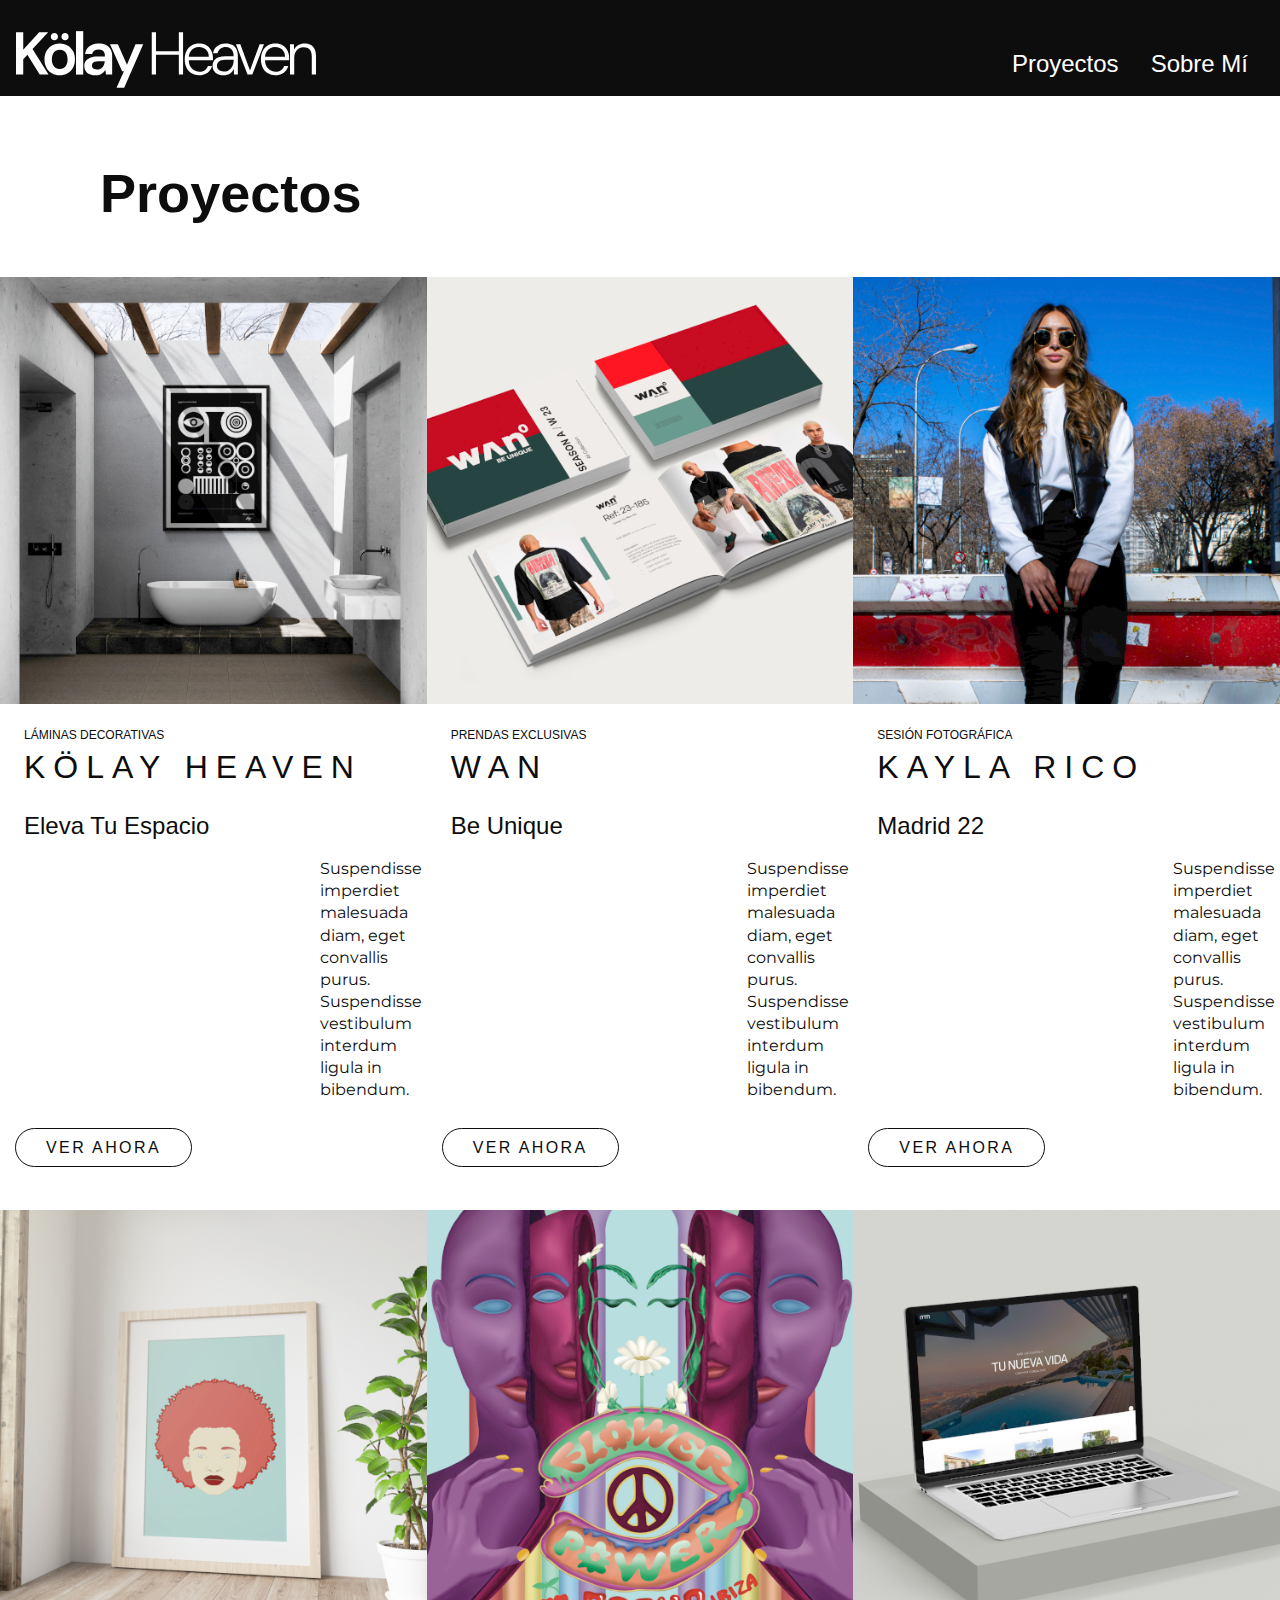
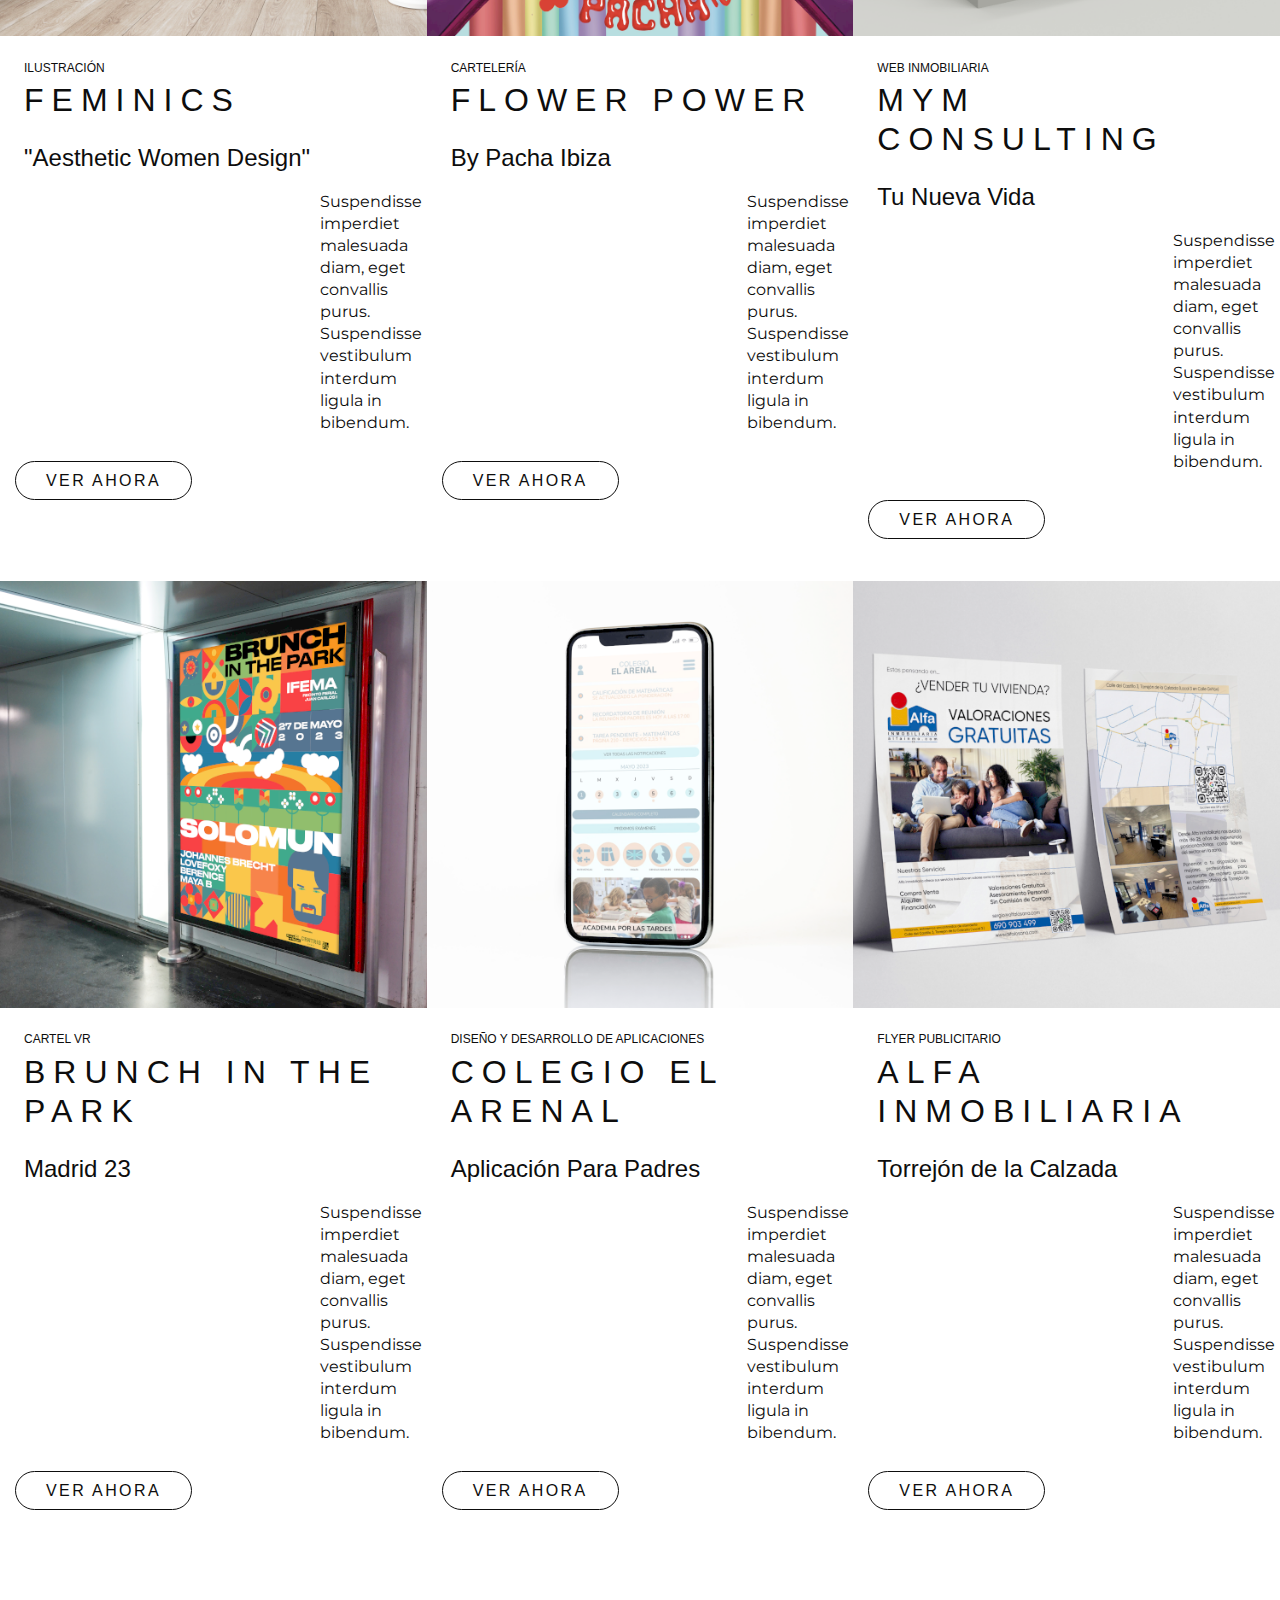
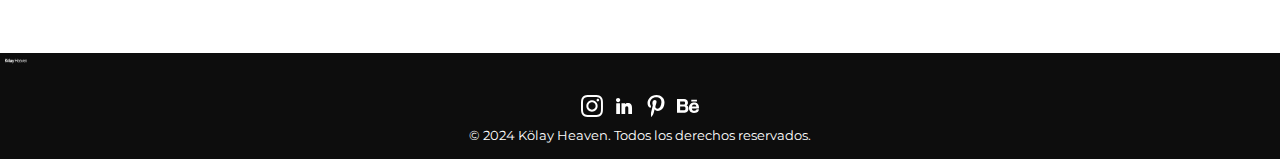
<file: index.html>
<!doctype html>
<html lang="es">
  
  <head>
    <title>Kölay Heaven Designer</title>
    <meta charset="UTF-8">
    <meta name="viewport" content="width=device-width, initial-scale=1">
    <link href="CSS/navbar.css" rel="stylesheet" type="text/css">
    <link href="CSS/porfolio.css" rel="stylesheet" type="text/css">
	  
	<!-- Favicon -->
    <link href="images/faviconportfolio.png" rel="icon">
	  
	<!-- Google Web Fonts -->
    <link rel="preconnect" href="https://fonts.googleapis.com">
    <link rel="preconnect" href="https://fonts.gstatic.com" crossorigin>
    <link href="https://fonts.googleapis.com/css2?family=DM+Sans:ital,opsz,wght@0,9..40,100..1000;1,9..40,100..1000&family=Montserrat:ital,wght@0,100..900;1,100..900&display=swap" rel="stylesheet">
	<link rel="preconnect" href="https://fonts.googleapis.com">
    <link rel="preconnect" href="https://fonts.gstatic.com" crossorigin>
    <link href="https://fonts.googleapis.com/css2?family=Montserrat:ital,wght@0,100..900;1,100..900&display=swap" rel="stylesheet">
    
  </head>
    
   <body>
			
   <header class="top-nav">
      <div id="brand">
		   <a href="index.html" class="navbar-logo">
                <img src="images/logo.svg">
            </a>
			
      </div>
        
      <input id="menu-toggle" type="checkbox" />
      <label class="menu-button-container" for="menu-toggle">
      <div class="menu-button"></div>
      </label>
      
        <ul class="menu">
          <li><a href="index.html">Proyectos</a></li>
          <li><a href="sobre_mi.html">Sobre mí</a></li>
        </ul>
     </header>
	   
	 <h1>Proyectos</h1>
 
    <section class="container">
    
    <div class="elemento uno">
    <div>
        <img src="images/kölayheaven1.jpg" alt="Kölay Heaven">
        <h4 class="overline">Láminas Decorativas</h4> 
        <h2 class="interactivo">Kölay Heaven</h2>
        <h3>Eleva Tu Espacio</h3>
        <p>Suspendisse imperdiet malesuada diam, eget convallis purus. Suspendisse vestibulum interdum ligula in bibendum.</p>
    </div>
    <a href="kolayheaven.html">
        <button1>Ver Ahora </button1>
    </a>
</div>
    <div class="elemento dos">
    <div>
        <img src="images/wan1.jpg" alt="WAn">
        <h4 class="overline">Prendas Exclusivas</h4> 
        <h2 class="interactivo">WAn</h2>
        <h3>Be Unique</h3>
        <p>Suspendisse imperdiet malesuada diam, eget convallis purus. Suspendisse vestibulum interdum ligula in bibendum.</p>
    </div>
    <a href="wan.html">
        <button1>Ver Ahora </button1>
    </a>
</div>
		
    <div class="elemento tres">
    <div>
        <img src="images/kayla1.jpg" alt="Kayla Rico">
        <h4 class="overline">Sesión Fotográfica</h4> 
        <h2 class="interactivo">Kayla Rico</h2>
        <h3>Madrid 22</h3>
        <p>Suspendisse imperdiet malesuada diam, eget convallis purus. Suspendisse vestibulum interdum ligula in bibendum.</p>
    </div>
    <a href="kayla.html">
        <button1>Ver Ahora </button1>
    </a>
</div>
        
      <div class="elemento cuatro">
    <div>
        <img src="images/feminics1.jpg" alt="Feminics">
        <h4 class="overline">Ilustración</h4> 
        <h2 class="interactivo">Feminics</h2>
        <h3>"Aesthetic Women Design"</h3>
        <p>Suspendisse imperdiet malesuada diam, eget convallis purus. Suspendisse vestibulum interdum ligula in bibendum.</p>
    </div>
    <a href="feminics.html">
        <button1>Ver Ahora </button1>
    </a>
</div>
        
       <div class="elemento cinco">
    <div>
        <img src="images/flowerpower1.jpg" alt="Flower Power">
        <h4 class="overline">Cartelería</h4> 
        <h2 class="interactivo">Flower Power</h2>
        <h3>By Pacha Ibiza</h3>
        <p>Suspendisse imperdiet malesuada diam, eget convallis purus. Suspendisse vestibulum interdum ligula in bibendum.</p>
    </div>
    <a href="flowerpower.html">
        <button1>Ver Ahora </button1>
    </a>
</div>
        
       <div class="elemento seis">
    <div>
        <img src="images/mym1.jpg" alt="MYM Consulting">
        <h4 class="overline">Web Inmobiliaria</h4> 
        <h2 class="interactivo">MYM Consulting</h2>
        <h3>Tu Nueva Vida</h3>
        <p>Suspendisse imperdiet malesuada diam, eget convallis purus. Suspendisse vestibulum interdum ligula in bibendum.</p>
    </div>
    <a href="mym.html">
        <button1>Ver Ahora </button1>
    </a>
</div>
        
       <div class="elemento siete">
    <div>
        <img src="images/brunch1.jpg" alt="Brunch In The Park">
        <h4 class="overline">Cartel VR</h4> 
        <h2 class="interactivo">Brunch In The Park</h2>
        <h3>Madrid 23</h3>
        <p>Suspendisse imperdiet malesuada diam, eget convallis purus. Suspendisse vestibulum interdum ligula in bibendum.</p>
    </div>
    <a href="brunch.html">
        <button1>Ver Ahora </button1>
    </a>
</div>
       
       <div class="elemento ocho">
    <div>
        <img src="images/arenal1.jpg" alt="Colegio El Arenal">
        <h4 class="overline">Diseño y Desarrollo de Aplicaciones</h4> 
        <h2 class="interactivo">Colegio El Arenal</h2>
        <h3>Aplicación Para Padres</h3>
        <p>Suspendisse imperdiet malesuada diam, eget convallis purus. Suspendisse vestibulum interdum ligula in bibendum.</p>
    </div>
    <a href="arenal.html">
        <button1>Ver Ahora </button1>
    </a>
</div>
       <div class="elemento nueve">
    <div>
        <img src="images/alfa1.jpg" alt="Alfa Inmobiliaria">
        <h4 class="overline">Flyer Publicitario</h4> 
        <h2 class="interactivo">Alfa Inmobiliaria</h2>
        <h3>Torrejón de la Calzada</h3>
        <p>Suspendisse imperdiet malesuada diam, eget convallis purus. Suspendisse vestibulum interdum ligula in bibendum.</p>
    </div>
    <a href="alfa.html">
        <button1>Ver Ahora </button1>
    </a>
</div>
        
      </section>
       
      <footer>
        <img src="images/logo.svg" class="logofooter" alt="logofooter"/>
		  <p><img src="images/icono_instagram.svg" alt="Instagram"/><img src="images/icono_linkedin.svg" alt="Linkedin"/><img src="images/icono_pinterest.svg" alt="Pinterest"/><img src="images/icono_behance.svg" alt="Behance"/><br> © 2024 Kölay Heaven. Todos los derechos reservados.</p>
       </footer>
        
    </body>
</html>
</file>
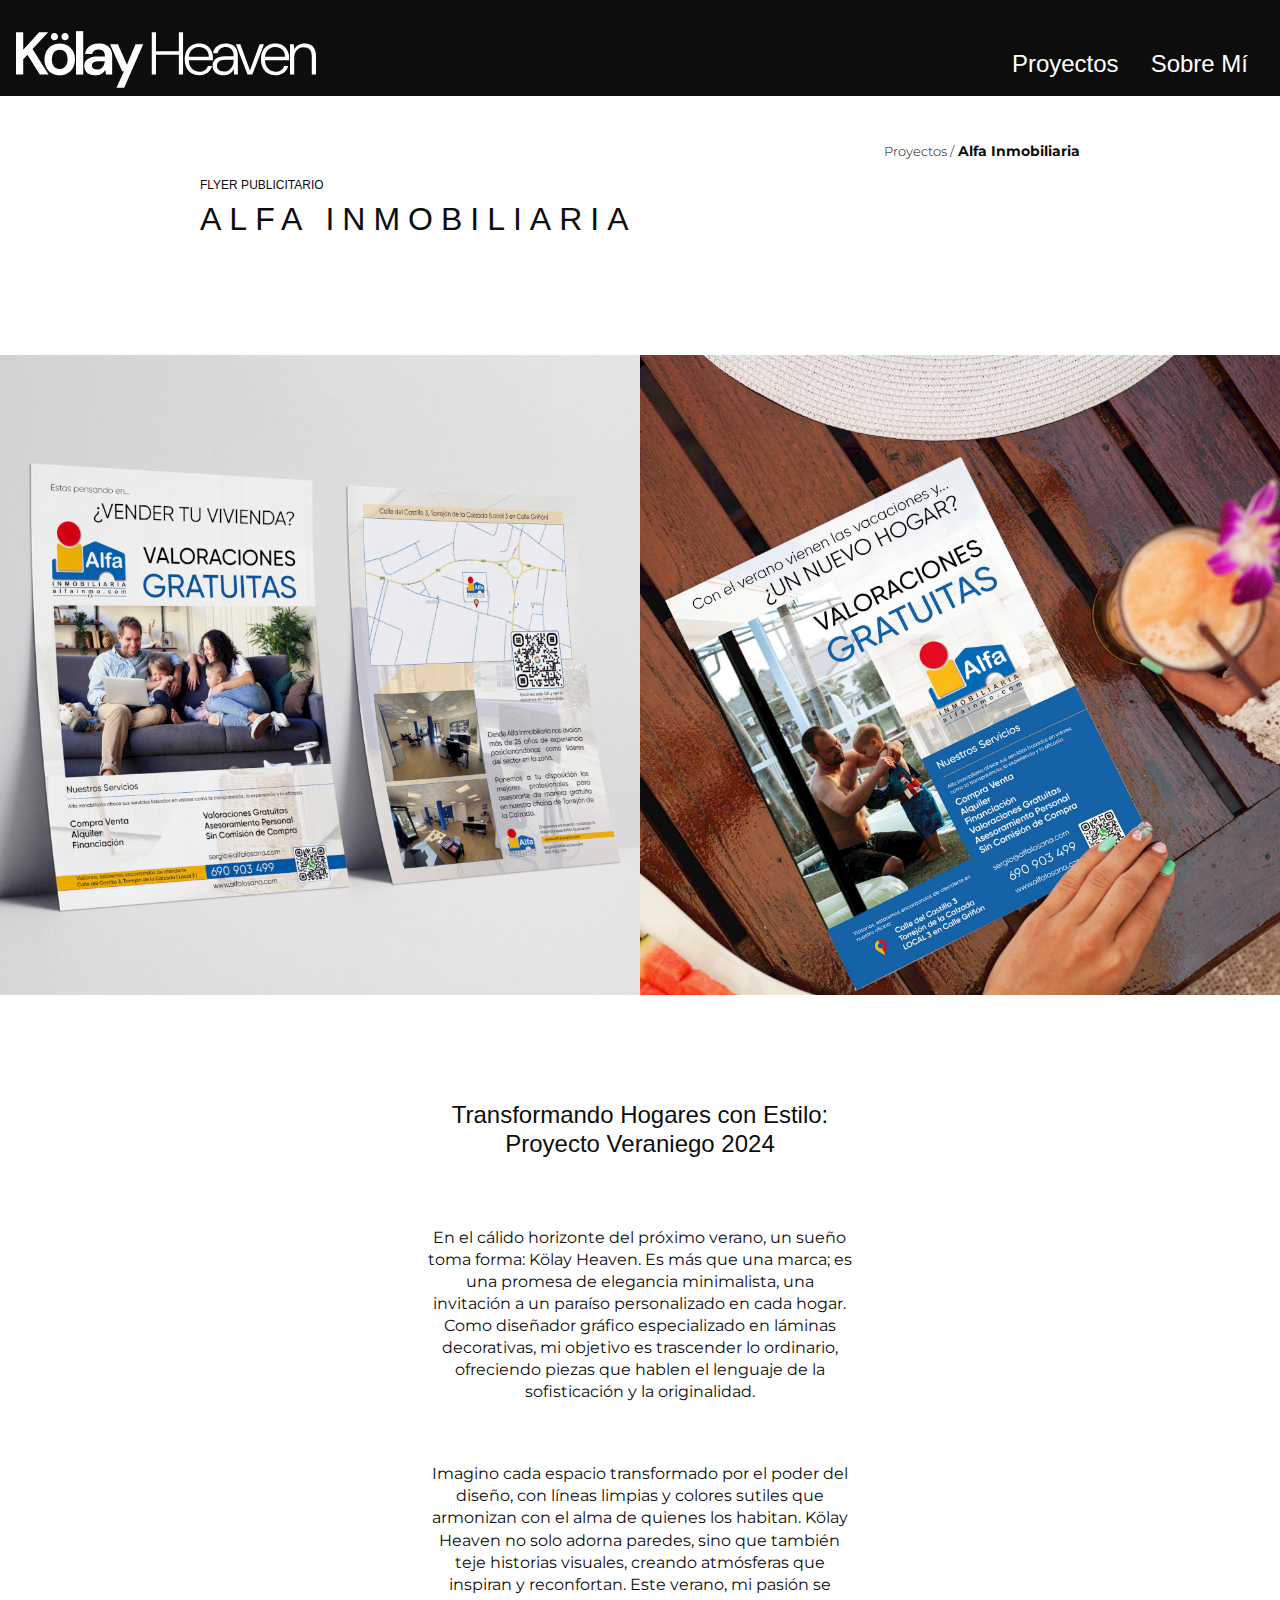
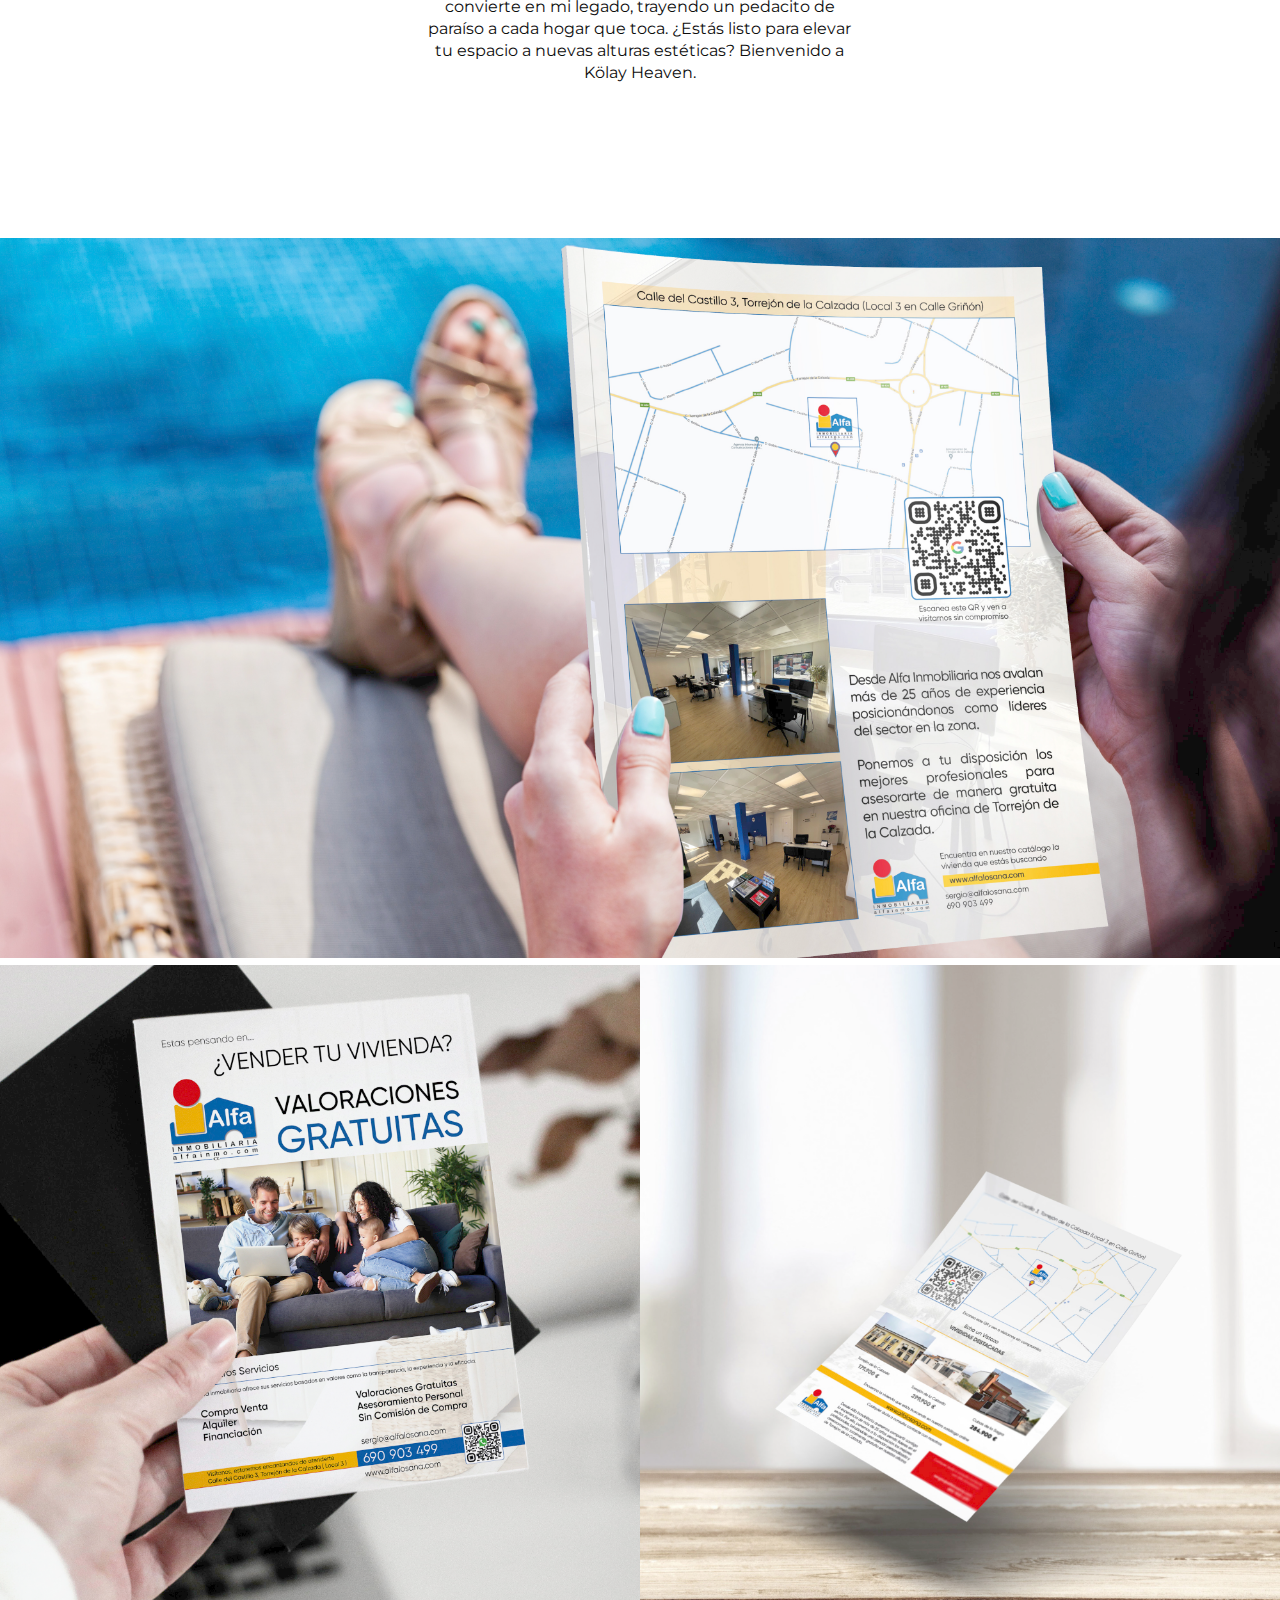
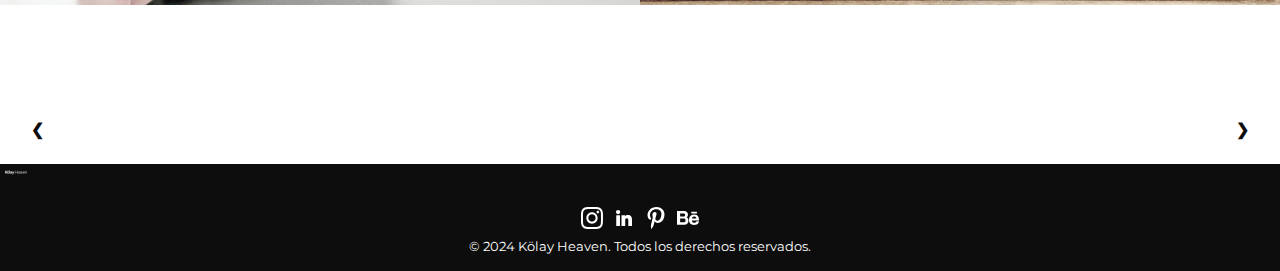
<file: alfa.html>
<!doctype html>
<html lang="es">

<head>
  <meta charset="UTF-8">
  <title>Alfa Inmobiliaria | Kölay Heaven Designer</title>
  <meta name="viewport" content="width=device-width, initial-scale=1">
  <link href="CSS/navbar.css" rel="stylesheet" type="text/css">
  <link href="CSS/porfolio.css" rel="stylesheet" type="text/css">
  <link href="CSS/trabajo1.css" rel="stylesheet" type="text/css">
	
<!-- Favicon -->
    <link href="images/faviconportfolio.png" rel="icon">
	
 </head>
    
  <body>
			
<header class="top-nav">
      <div id="brand">
		   <a href="index.html" class="navbar-logo">
                <img src="images/logo.svg">
            </a>
			
      </div>
        
      <input id="menu-toggle" type="checkbox" />
      <label class="menu-button-container" for="menu-toggle">
      <div class="menu-button"></div>
      </label>
      
        <ul class="menu">
          <li><a href="index.html">Proyectos</a></li>
          <li><a href="sobre_mi.html">Sobre mí</a></li>
        </ul>
     </header>

     <section class="container">

       <div class="cliente introduccion">
		 <p class="ruta"><a href="index.html">Proyectos /</a> Alfa Inmobiliaria</p>
         <h4 class="overline">Flyer Publicitario</h4>
         <h2>Alfa Inmobiliaria</h2>
        </div>

       <div class="img1">
         <img src="images/alfa1.jpg" alt="alfa1">
        </div>
		 
	   <div class="img2">
         <img src="images/alfa2.jpg" alt="alfa2">
       </div>

       <div class="texto1">
         <h3>Transformando Hogares con Estilo: Proyecto Veraniego 2024</h3>
		   
       </div>
		 
	   <div class="texto2">
		<p>En el cálido horizonte del próximo verano, un sueño toma forma: Kölay Heaven. Es más que una marca; es una promesa de elegancia minimalista, una invitación a un paraíso personalizado en cada hogar. Como diseñador gráfico especializado en láminas decorativas, mi objetivo es trascender lo ordinario, ofreciendo piezas que hablen el lenguaje de la sofisticación y la originalidad.</p>
		<p>Imagino cada espacio transformado por el poder del diseño, con líneas limpias y colores sutiles que armonizan con el alma de quienes los habitan. Kölay Heaven no solo adorna paredes, sino que también teje historias visuales, creando atmósferas que inspiran y reconfortan. Este verano, mi pasión se convierte en mi legado, trayendo un pedacito de paraíso a cada hogar que toca. ¿Estás listo para elevar tu espacio a nuevas alturas estéticas? Bienvenido a Kölay Heaven.</p>
		   
       </div>
		 
	   <div class="img3">
         <img src="images/alfa3.jpg" alt="alfa3">
       </div>
		 
	   <div class="img4">
         <img src="images/alfa4.jpg" alt="alfa4">
        </div>
		 
	   <div class="img5">
         <img src="images/alfa5.jpg" alt="alfa5">
       </div>
         
     </section>
      
      <div class="pagination">
        <div><a class="pag" href="arenal.html">❮</a></div>
        <div><a class="pag" href="kolayheaven.html">❯</a></div>
      </div>
       
      <footer>
        <img src="images/logo.svg" class="logofooter" alt="logofooter"/>
		  <p><img src="images/icono_instagram.svg" alt="Instagram"/><img src="images/icono_linkedin.svg" alt="Linkedin"/><img src="images/icono_pinterest.svg" alt="Pinterest"/><img src="images/icono_behance.svg" alt="Behance"/><br> © 2024 Kölay Heaven. Todos los derechos reservados.</p>
       </footer>
        
        
    </body>
</html>
</file>
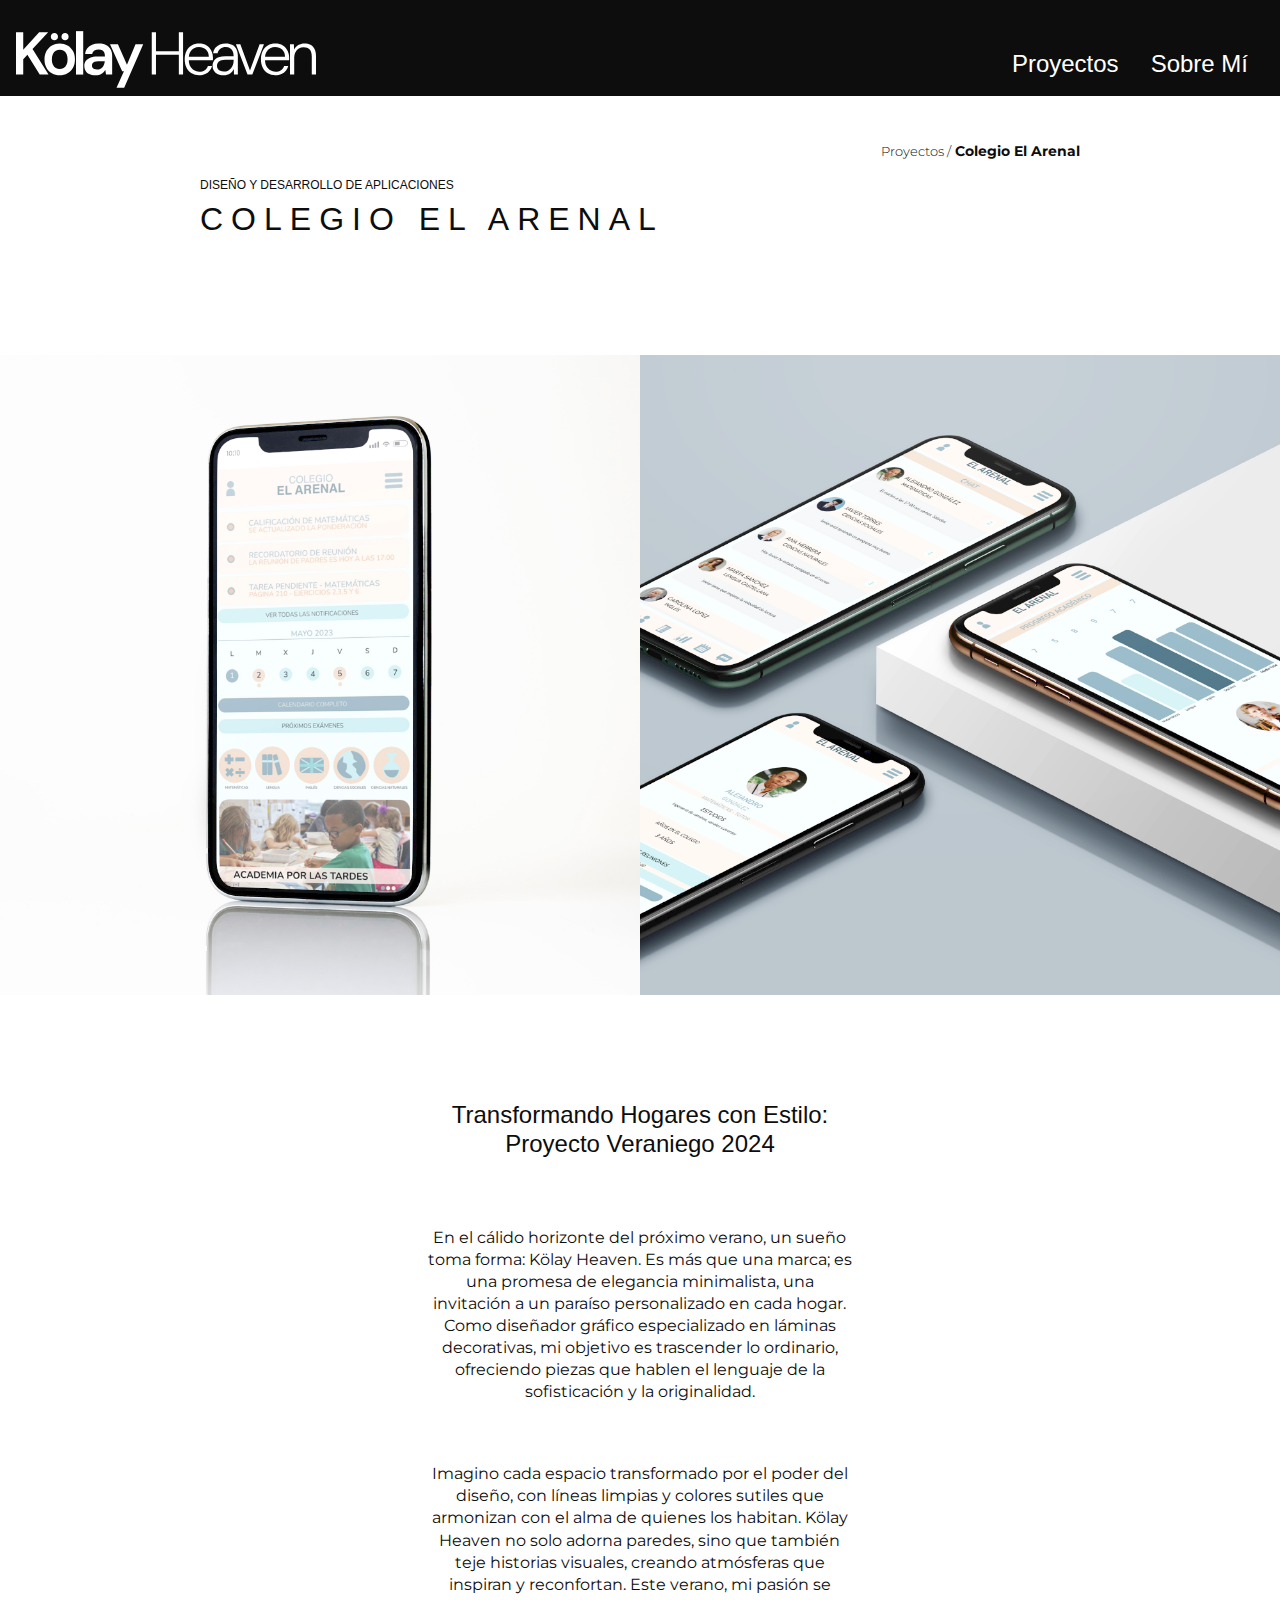
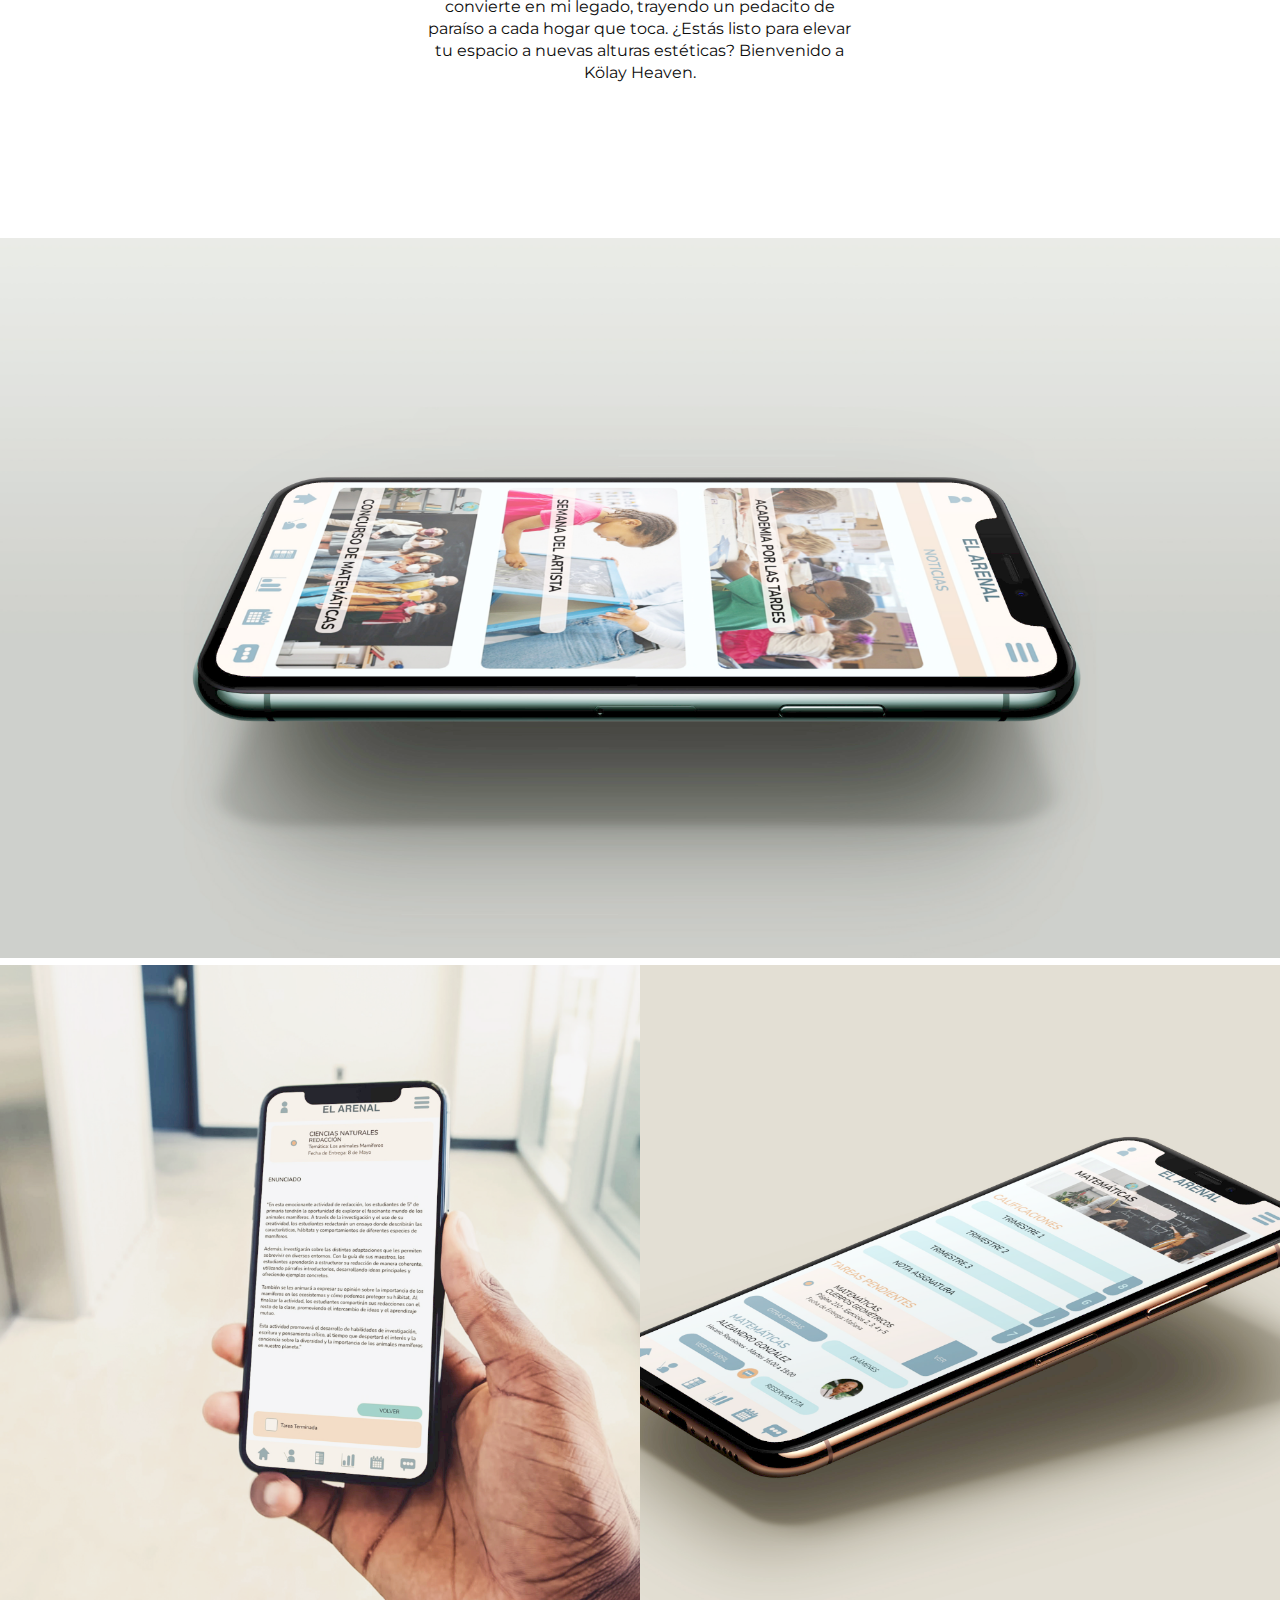
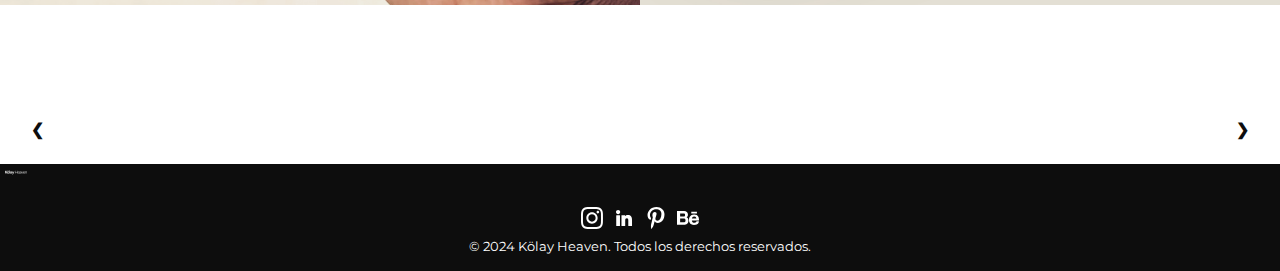
<file: arenal.html>
<!doctype html>
<html lang="es">

<head>
  <meta charset="UTF-8">
  <title>Colegio El Arenal | Kölay Heaven Designer</title>
  <meta name="viewport" content="width=device-width, initial-scale=1">
  <link href="CSS/navbar.css" rel="stylesheet" type="text/css">
  <link href="CSS/porfolio.css" rel="stylesheet" type="text/css">
  <link href="CSS/trabajo1.css" rel="stylesheet" type="text/css">
	
<!-- Favicon -->
    <link href="images/faviconportfolio.png" rel="icon">
	
 </head>
    
  <body>
			
<header class="top-nav">
      <div id="brand">
		   <a href="index.html" class="navbar-logo">
                <img src="images/logo.svg">
            </a>
			
      </div>
        
      <input id="menu-toggle" type="checkbox" />
      <label class="menu-button-container" for="menu-toggle">
      <div class="menu-button"></div>
      </label>
      
        <ul class="menu">
          <li><a href="index.html">Proyectos</a></li>
          <li><a href="sobre_mi.html">Sobre mí</a></li>
        </ul>
     </header>

     <section class="container">

       <div class="cliente introduccion">
		 <p class="ruta"><a href="index.html">Proyectos /</a> Colegio El Arenal</p>
         <h4 class="overline">Diseño y Desarrollo de Aplicaciones</h4>
         <h2>Colegio El Arenal</h2>
        </div>

       <div class="img1">
         <img src="images/arenal1.jpg" alt="arenal1">
        </div>
		 
	   <div class="img2">
         <img src="images/arenal2.jpg" alt="arenal2">
       </div>

       <div class="texto1">
         <h3>Transformando Hogares con Estilo: Proyecto Veraniego 2024</h3>
		   
       </div>
		 
	   <div class="texto2">
		<p>En el cálido horizonte del próximo verano, un sueño toma forma: Kölay Heaven. Es más que una marca; es una promesa de elegancia minimalista, una invitación a un paraíso personalizado en cada hogar. Como diseñador gráfico especializado en láminas decorativas, mi objetivo es trascender lo ordinario, ofreciendo piezas que hablen el lenguaje de la sofisticación y la originalidad.</p>
		<p>Imagino cada espacio transformado por el poder del diseño, con líneas limpias y colores sutiles que armonizan con el alma de quienes los habitan. Kölay Heaven no solo adorna paredes, sino que también teje historias visuales, creando atmósferas que inspiran y reconfortan. Este verano, mi pasión se convierte en mi legado, trayendo un pedacito de paraíso a cada hogar que toca. ¿Estás listo para elevar tu espacio a nuevas alturas estéticas? Bienvenido a Kölay Heaven.</p>
		   
       </div>
		 
	   <div class="img3">
         <img src="images/arenal3.jpg" alt="arenal3">
       </div>
		 
	   <div class="img4">
         <img src="images/arenal4.jpg" alt="arenal4">
        </div>
		 
	   <div class="img5">
         <img src="images/arenal5.jpg" alt="arenal5">
       </div>
         
     </section>
      
      <div class="pagination">
        <div><a class="pag" href="brunch.html">❮</a></div>
        <div><a class="pag" href="alfa.html">❯</a></div>
      </div>
       
      <footer>
        <img src="images/logo.svg" class="logofooter" alt="logofooter"/>
		  <p><img src="images/icono_instagram.svg" alt="Instagram"/><img src="images/icono_linkedin.svg" alt="Linkedin"/><img src="images/icono_pinterest.svg" alt="Pinterest"/><img src="images/icono_behance.svg" alt="Behance"/><br> © 2024 Kölay Heaven. Todos los derechos reservados.</p>
       </footer>
        
        
    </body>
</html>
</file>
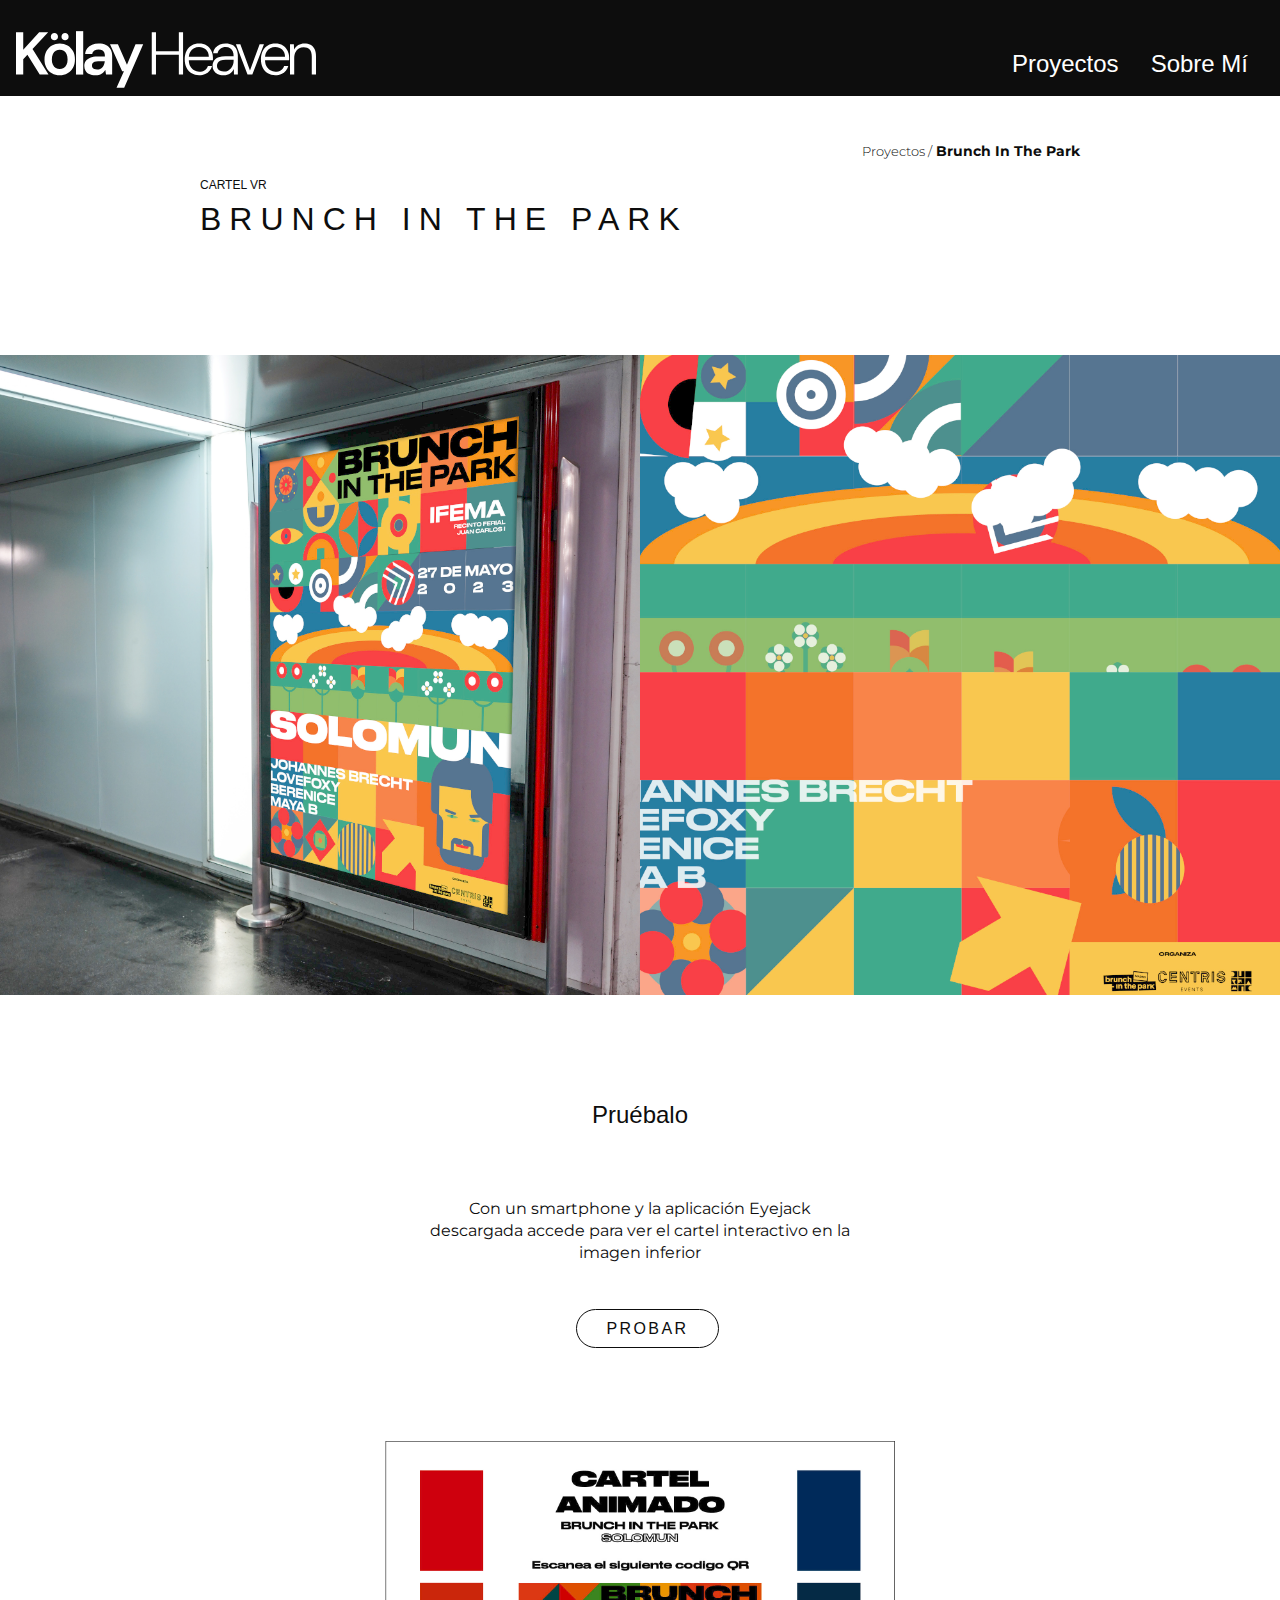
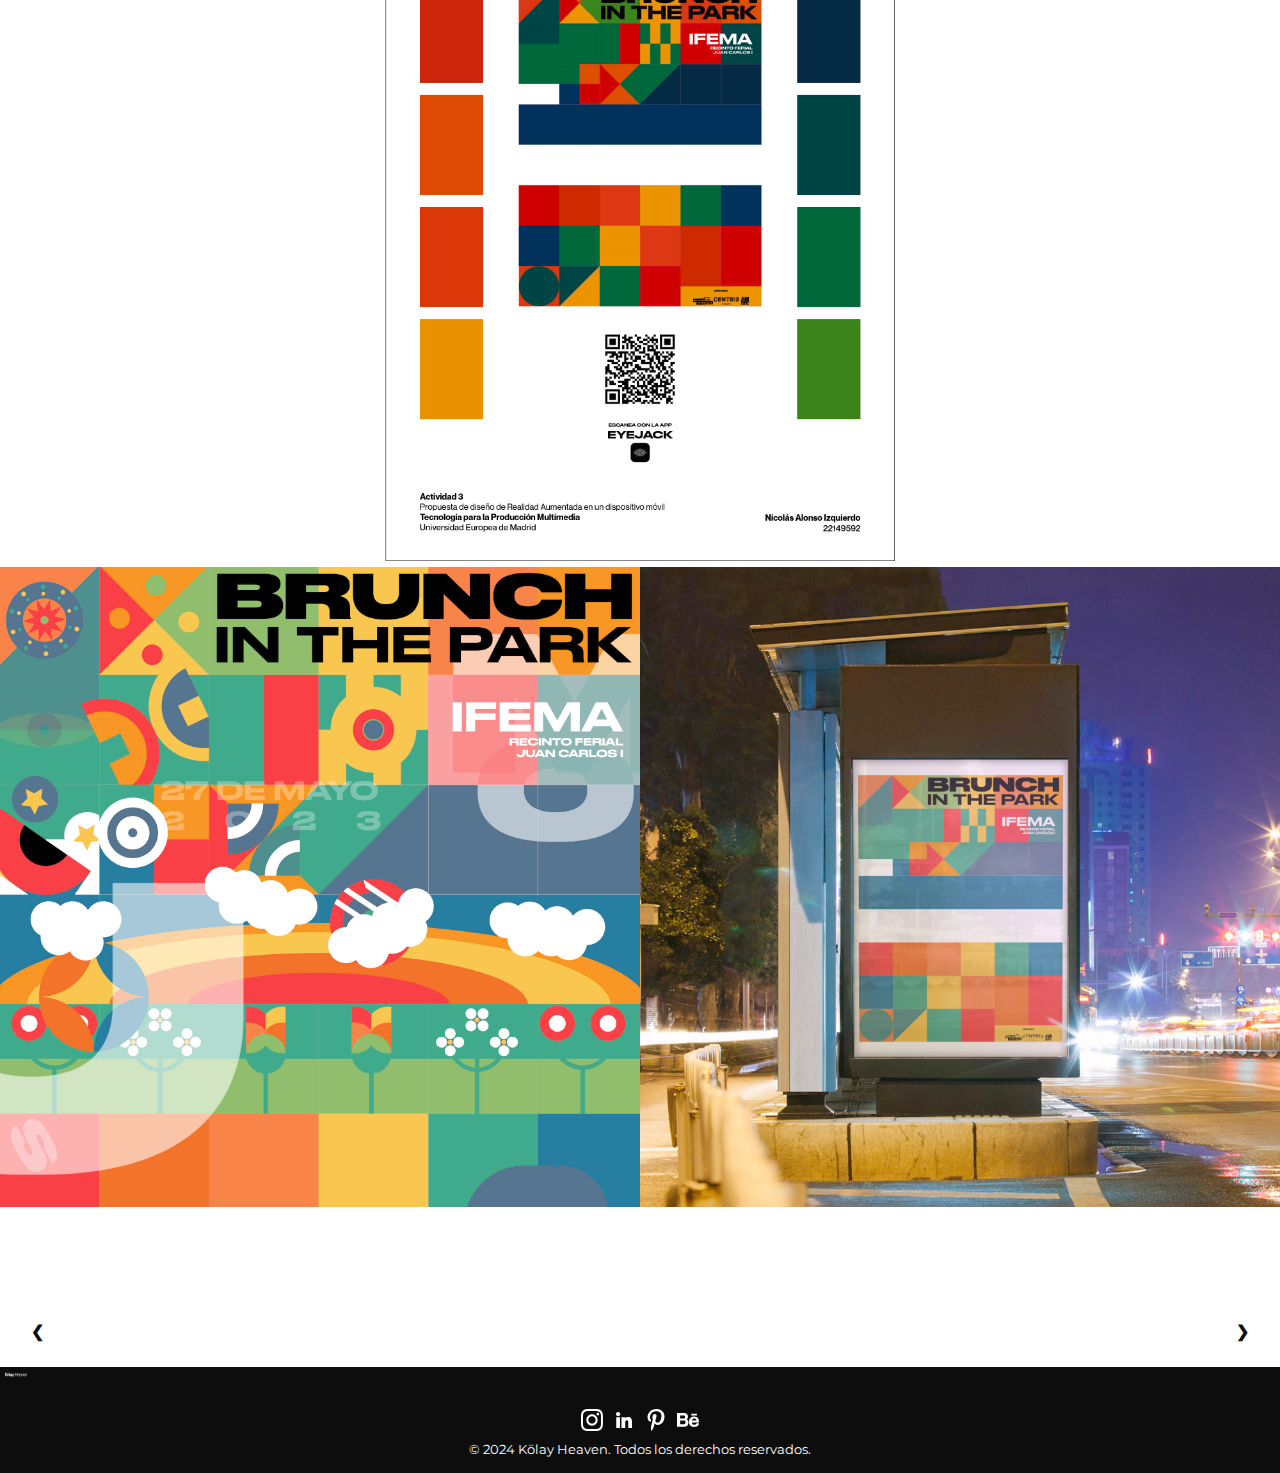
<file: brunch.html>
<!doctype html>
<html lang="es">

<head>
  <meta charset="UTF-8">
  <title>Brunch In The Park | Kölay Heaven Designer</title>
  <meta name="viewport" content="width=device-width, initial-scale=1">
  <link href="CSS/navbar.css" rel="stylesheet" type="text/css">
  <link href="CSS/porfolio.css" rel="stylesheet" type="text/css">
  <link href="CSS/trabajo1.css" rel="stylesheet" type="text/css">
	
<!-- Favicon -->
    <link href="images/faviconportfolio.png" rel="icon">
	
 </head>
    
  <body>
			
<header class="top-nav">
      <div id="brand">
		   <a href="index.html" class="navbar-logo">
                <img src="images/logo.svg">
            </a>
			
      </div>
        
      <input id="menu-toggle" type="checkbox" />
      <label class="menu-button-container" for="menu-toggle">
      <div class="menu-button"></div>
      </label>
      
        <ul class="menu">
          <li><a href="index.html">Proyectos</a></li>
          <li><a href="sobre_mi.html">Sobre mí</a></li>
        </ul>
     </header>

     <section class="container">

       <div class="cliente introduccion">
		 <p class="ruta"><a href="index.html">Proyectos /</a> Brunch In The Park</p>
         <h4 class="overline">Cartel VR</h4>
         <h2>Brunch In The Park</h2>
        </div>

       <div class="img1">
         <img src="images/brunch1.jpg" alt="brunch1">
        </div>
		 
	   <div class="img2">
         <img src="images/brunch2.jpg" alt="brunch2">
       </div>

       <div class="texto1">
         <h3>Pruébalo</h3>
		   
       </div>
		 
	   <div class="texto2">
		<p>Con un smartphone y la aplicación Eyejack descargada accede para ver el cartel interactivo en la imagen inferior</p>
	
	<a href="https://launch.eyejackapp.com/artwork/48ee34d1-6884-40f4-9903-e82933bef40d" target="_blank">
        <button1>Probar </button1>
    </a>
		   
       </div>
		 
	   <div class="img3">
         <img src="images/brunch3.jpg" alt="brunch3">
       </div>
		 
	   <div class="img4">
         <img src="images/brunch4.jpg" alt="brunch4">
        </div>
		 
	   <div class="img5">
         <img src="images/brunch5.jpg" alt="brunch5">
       </div>
         
     </section>
      
      <div class="pagination">
        <div><a class="pag" href="mym.html">❮</a></div>
        <div><a class="pag" href="arenal.html">❯</a></div>
      </div>
       
      <footer>
        <img src="images/logo.svg" class="logofooter" alt="logofooter"/>
		  <p><img src="images/icono_instagram.svg" alt="Instagram"/><img src="images/icono_linkedin.svg" alt="Linkedin"/><img src="images/icono_pinterest.svg" alt="Pinterest"/><img src="images/icono_behance.svg" alt="Behance"/><br> © 2024 Kölay Heaven. Todos los derechos reservados.</p>
       </footer>
        
        
    </body>
</html>
</file>
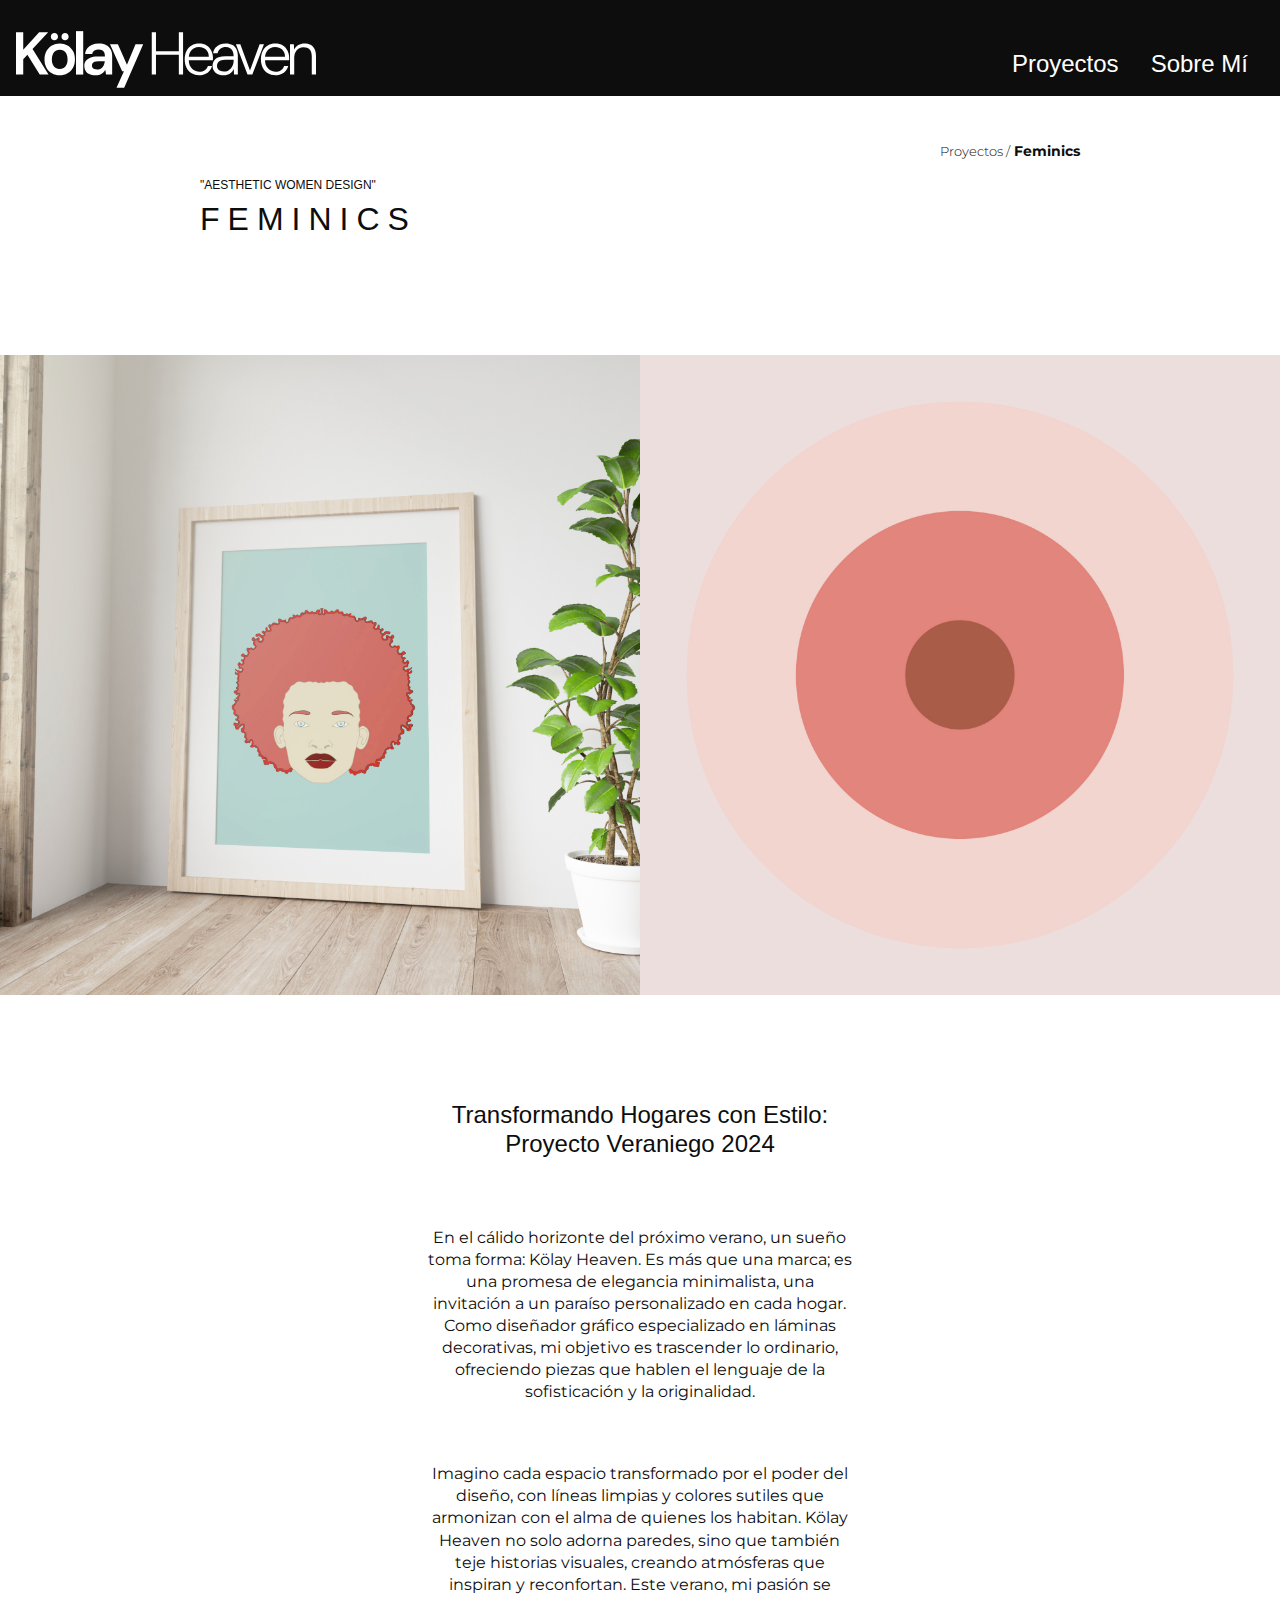
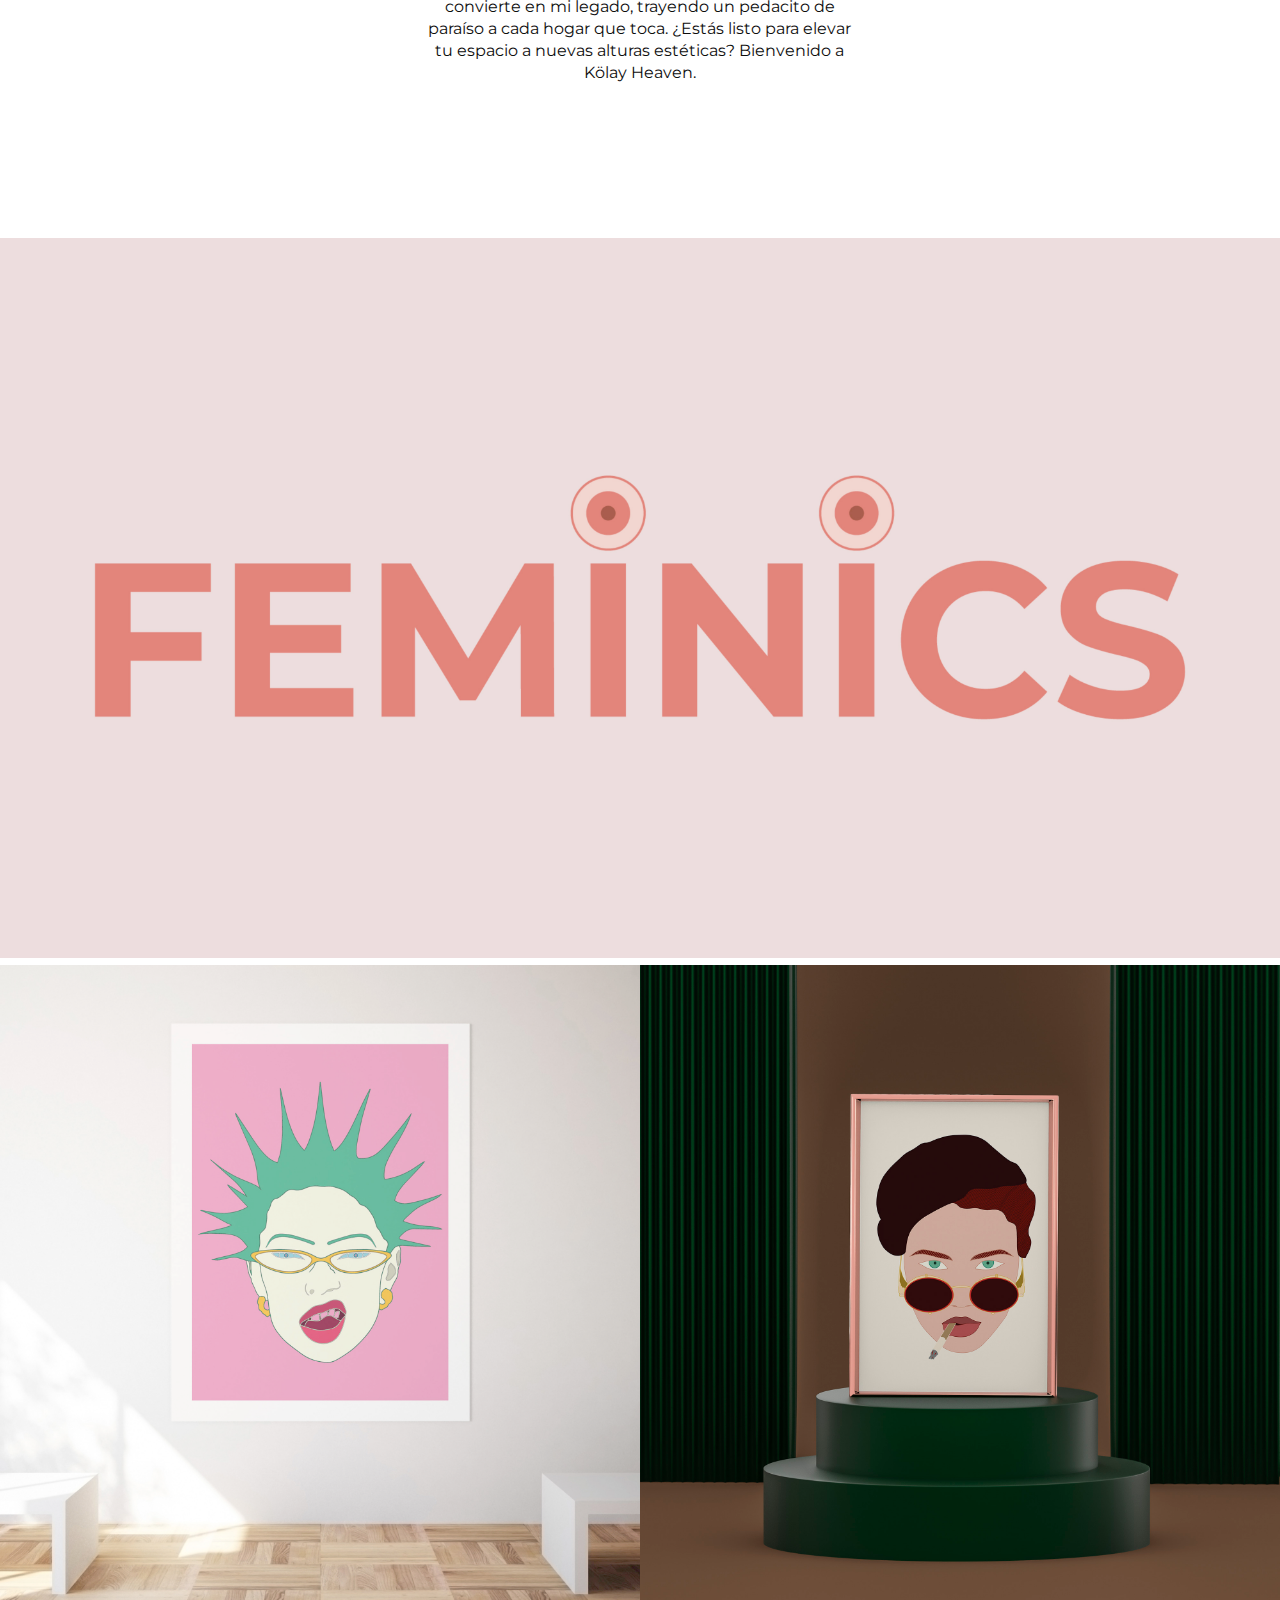
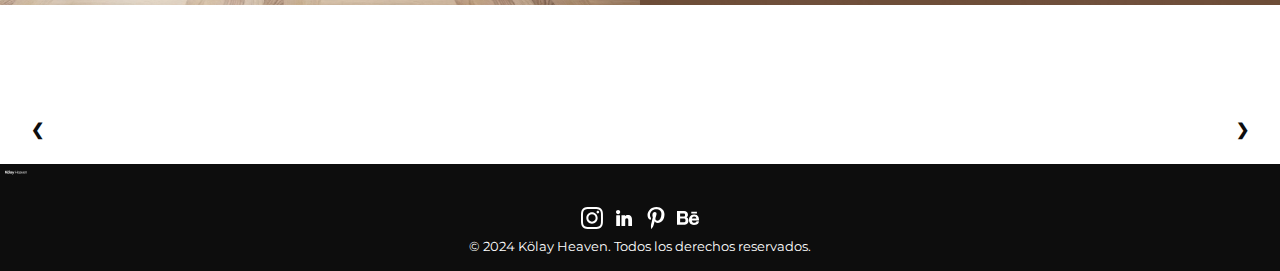
<file: feminics.html>
<!doctype html>
<html lang="es">

<head>
  <meta charset="UTF-8">
  <title>FEMINICS | Kölay Heaven Designer</title>
  <meta name="viewport" content="width=device-width, initial-scale=1">
  <link href="CSS/navbar.css" rel="stylesheet" type="text/css">
  <link href="CSS/porfolio.css" rel="stylesheet" type="text/css">
  <link href="CSS/trabajo1.css" rel="stylesheet" type="text/css">
	
<!-- Favicon -->
    <link href="images/faviconportfolio.png" rel="icon">
	
 </head>
    
  <body>
			
<header class="top-nav">
      <div id="brand">
		   <a href="index.html" class="navbar-logo">
                <img src="images/logo.svg">
            </a>
			
      </div>
        
      <input id="menu-toggle" type="checkbox" />
      <label class="menu-button-container" for="menu-toggle">
      <div class="menu-button"></div>
      </label>
      
        <ul class="menu">
          <li><a href="index.html">Proyectos</a></li>
          <li><a href="sobre_mi.html">Sobre mí</a></li>
        </ul>
     </header>

     <section class="container">

       <div class="cliente introduccion">
		 <p class="ruta"><a href="index.html">Proyectos /</a> Feminics</p>
         <h4 class="overline">"Aesthetic Women Design"</h4>
         <h2>Feminics</h2>
        </div>

       <div class="img1">
         <img src="images/feminics1.jpg" alt="cuadro Veermer">
        </div>
		 
	   <div class="img2">
         <img src="images/feminics2.jpg" alt="Duis ultricies de Pellentesque nec">
       </div>

       <div class="texto1">
         <h3>Transformando Hogares con Estilo: Proyecto Veraniego 2024</h3>
		   
       </div>
		 
	   <div class="texto2">
		<p>En el cálido horizonte del próximo verano, un sueño toma forma: Kölay Heaven. Es más que una marca; es una promesa de elegancia minimalista, una invitación a un paraíso personalizado en cada hogar. Como diseñador gráfico especializado en láminas decorativas, mi objetivo es trascender lo ordinario, ofreciendo piezas que hablen el lenguaje de la sofisticación y la originalidad.</p>
		<p>Imagino cada espacio transformado por el poder del diseño, con líneas limpias y colores sutiles que armonizan con el alma de quienes los habitan. Kölay Heaven no solo adorna paredes, sino que también teje historias visuales, creando atmósferas que inspiran y reconfortan. Este verano, mi pasión se convierte en mi legado, trayendo un pedacito de paraíso a cada hogar que toca. ¿Estás listo para elevar tu espacio a nuevas alturas estéticas? Bienvenido a Kölay Heaven.</p>
		   
       </div>
		 
	   <div class="img3">
         <img src="images/feminics3.jpg" alt="Duis ultricies de Pellentesque nec">
       </div>
		 
	   <div class="img4">
         <img src="images/feminics4.jpg" alt="cuadro Veermer">
        </div>
		 
	   <div class="img5">
         <img src="images/feminics5.jpg" alt="Duis ultricies de Pellentesque nec">
       </div>
         
     </section>
      
      <div class="pagination">
        <div><a class="pag" href="kayla.html">❮</a></div>
        <div><a class="pag" href="flowerpower.html">❯</a></div>
      </div>
       
      <footer>
        <img src="images/logo.svg" class="logofooter" alt="logofooter"/>
		  <p><img src="images/icono_instagram.svg" alt="Instagram"/><img src="images/icono_linkedin.svg" alt="Linkedin"/><img src="images/icono_pinterest.svg" alt="Pinterest"/><img src="images/icono_behance.svg" alt="Behance"/><br> © 2024 Kölay Heaven. Todos los derechos reservados.</p>
       </footer>
        
        
    </body>
</html>
</file>
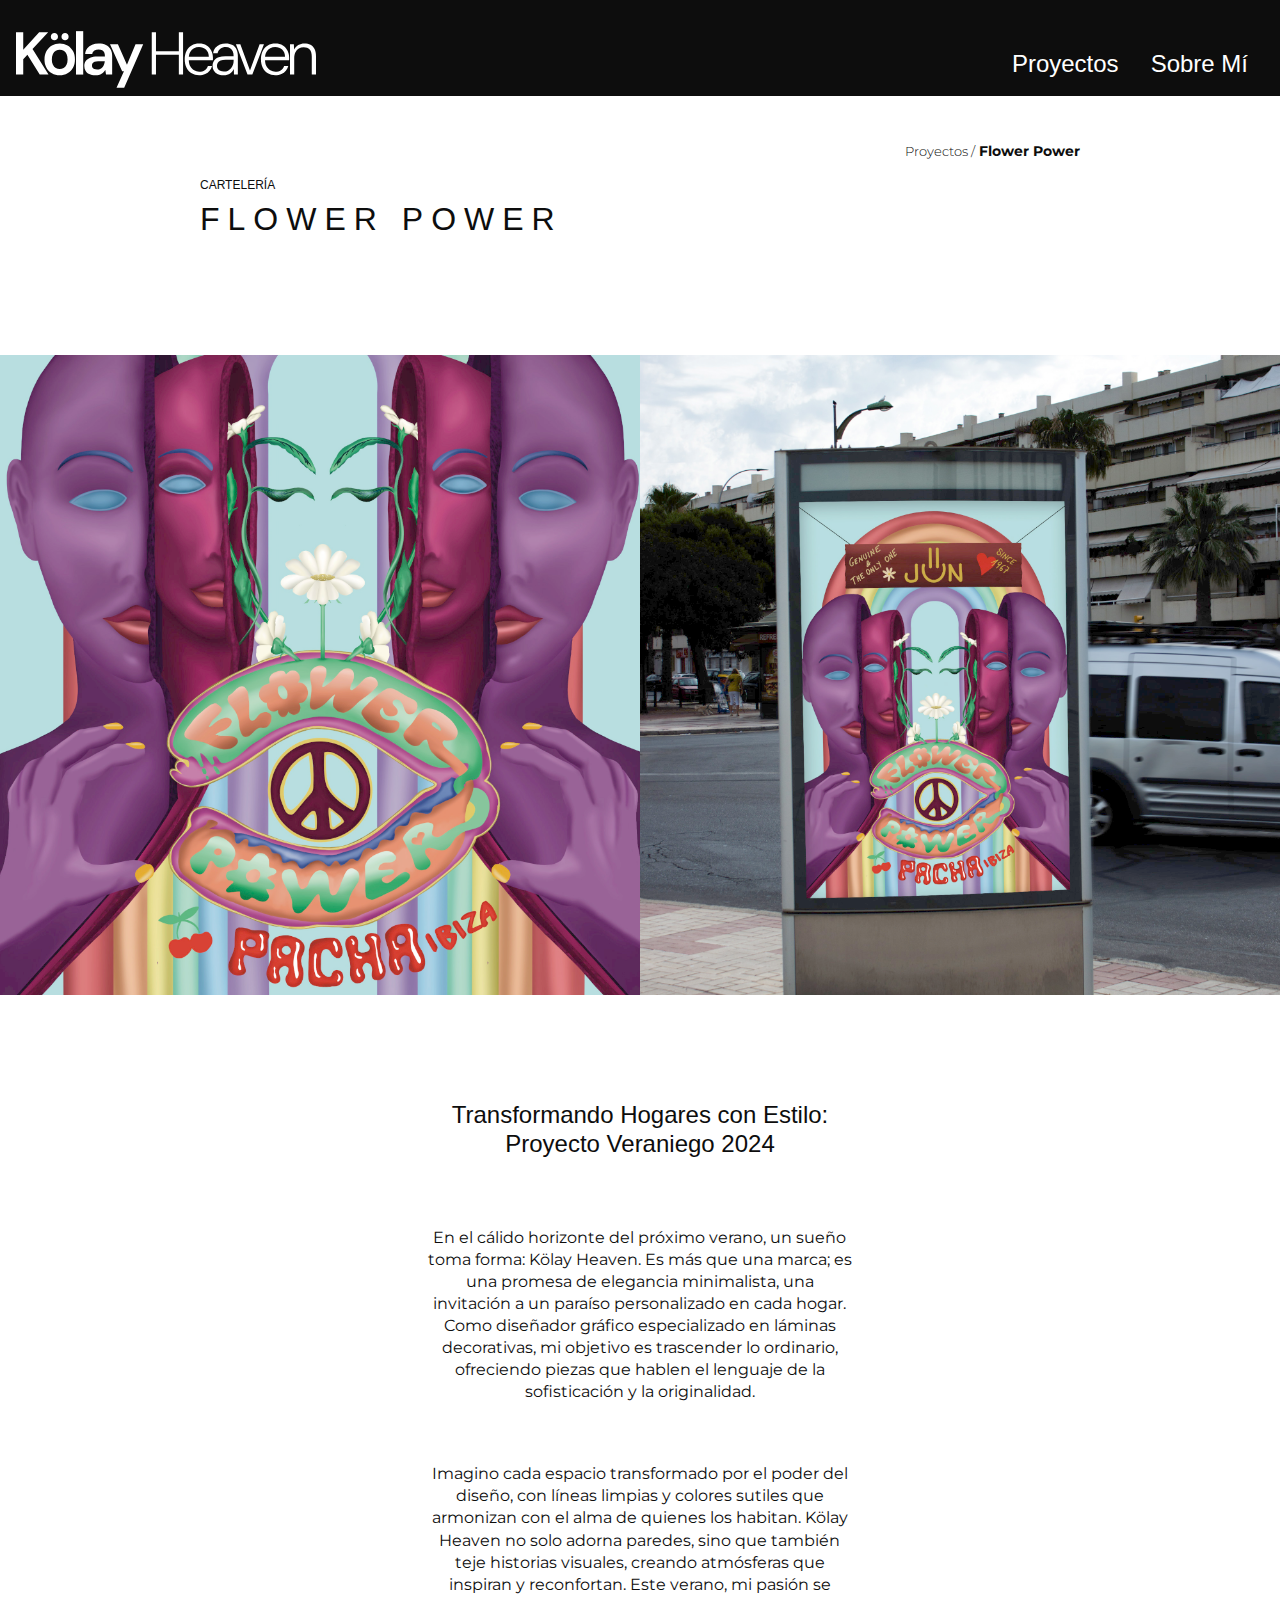
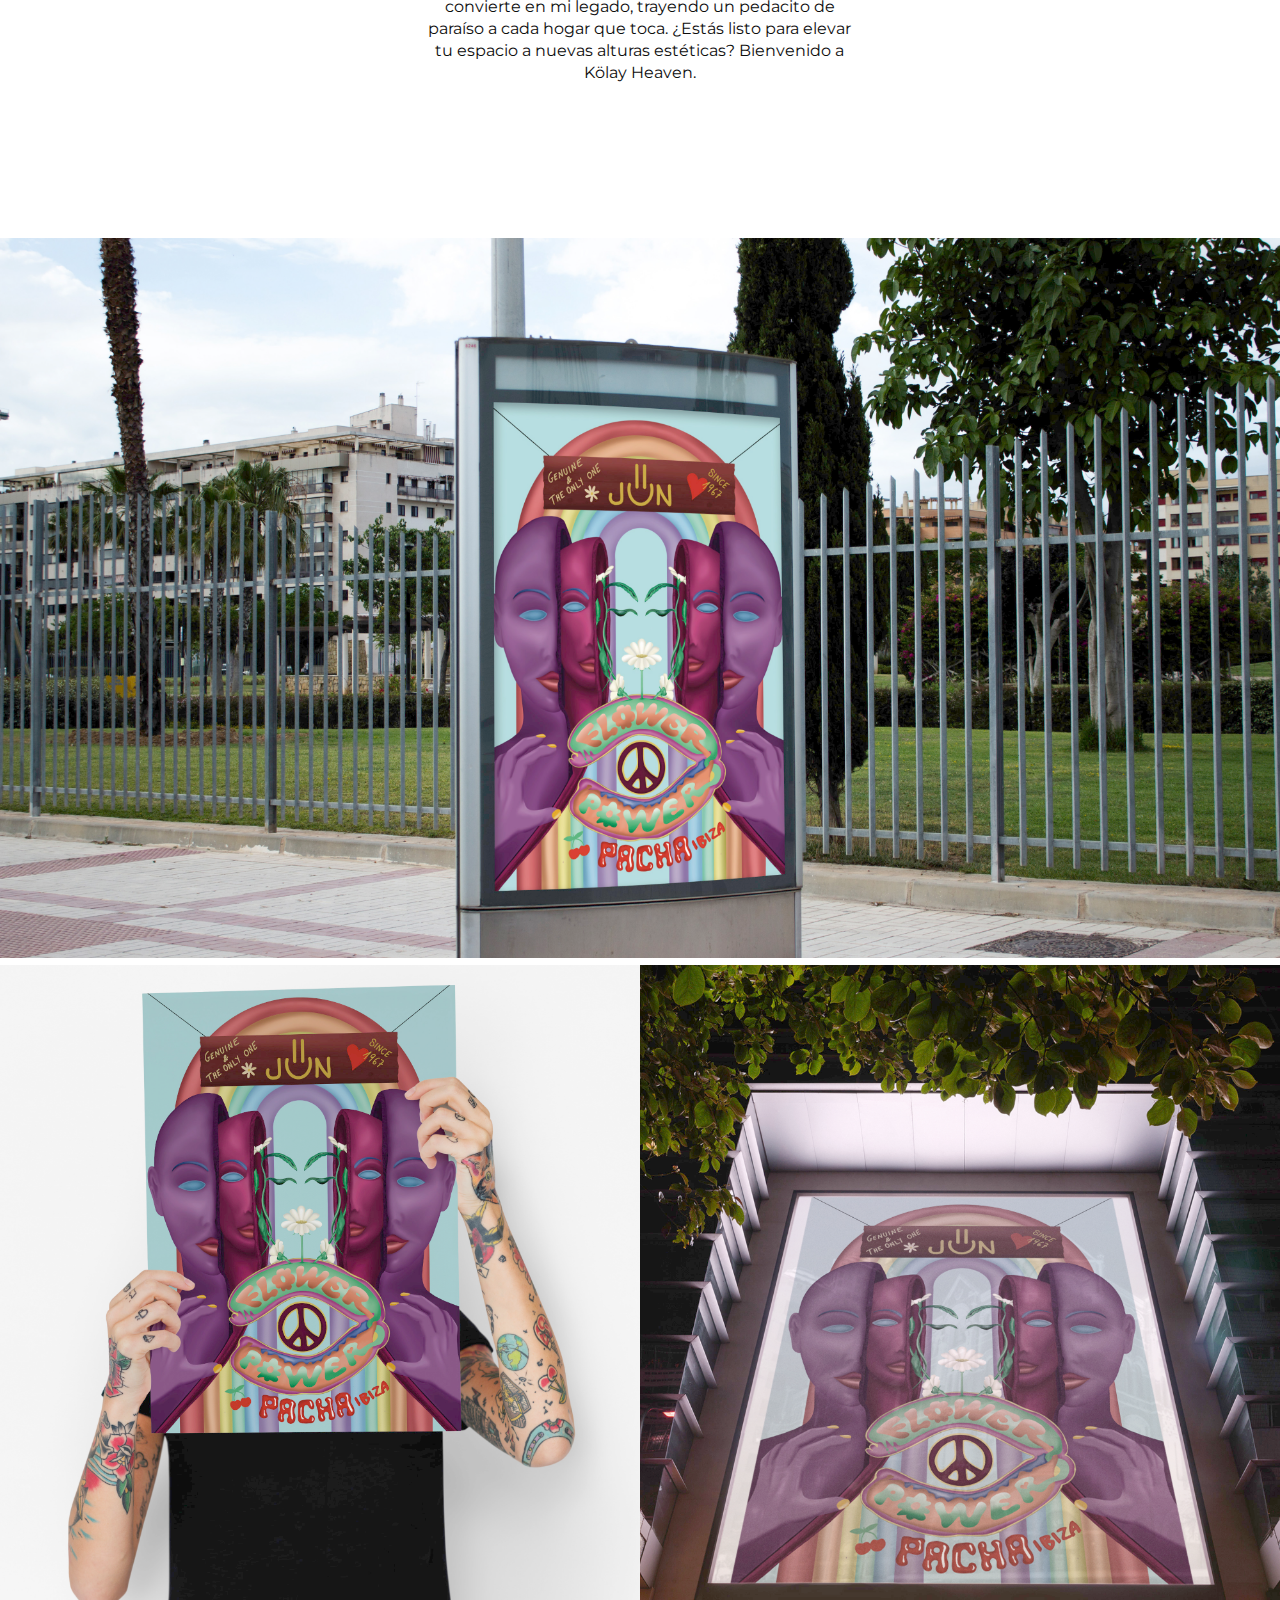
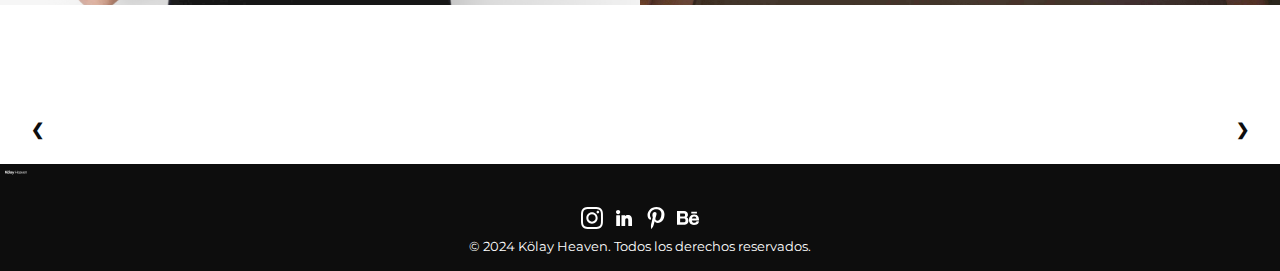
<file: flowerpower.html>
<!doctype html>
<html lang="es">

<head>
  <meta charset="UTF-8">
  <title>Flower Power | Kölay Heaven Designer</title>
  <meta name="viewport" content="width=device-width, initial-scale=1">
  <link href="CSS/navbar.css" rel="stylesheet" type="text/css">
  <link href="CSS/porfolio.css" rel="stylesheet" type="text/css">
  <link href="CSS/trabajo1.css" rel="stylesheet" type="text/css">
	
<!-- Favicon -->
    <link href="images/faviconportfolio.png" rel="icon">
	
 </head>
    
  <body>
			
<header class="top-nav">
      <div id="brand">
		   <a href="index.html" class="navbar-logo">
                <img src="images/logo.svg">
            </a>
			
      </div>
        
      <input id="menu-toggle" type="checkbox" />
      <label class="menu-button-container" for="menu-toggle">
      <div class="menu-button"></div>
      </label>
      
        <ul class="menu">
          <li><a href="index.html">Proyectos</a></li>
          <li><a href="sobre_mi.html">Sobre mí</a></li>
        </ul>
     </header>

     <section class="container">

       <div class="cliente introduccion">
		 <p class="ruta"><a href="index.html">Proyectos /</a> Flower Power</p>
         <h4 class="overline">Cartelería</h4>
         <h2>Flower Power</h2>
        </div>

       <div class="img1">
         <img src="images/flowerpower1.jpg" alt="FlowerPower1">
        </div>
		 
	   <div class="img2">
         <img src="images/flowerpower2.jpg" alt="FlowerPower2">
       </div>

       <div class="texto1">
         <h3>Transformando Hogares con Estilo: Proyecto Veraniego 2024</h3>
		   
       </div>
		 
	   <div class="texto2">
		<p>En el cálido horizonte del próximo verano, un sueño toma forma: Kölay Heaven. Es más que una marca; es una promesa de elegancia minimalista, una invitación a un paraíso personalizado en cada hogar. Como diseñador gráfico especializado en láminas decorativas, mi objetivo es trascender lo ordinario, ofreciendo piezas que hablen el lenguaje de la sofisticación y la originalidad.</p>
		<p>Imagino cada espacio transformado por el poder del diseño, con líneas limpias y colores sutiles que armonizan con el alma de quienes los habitan. Kölay Heaven no solo adorna paredes, sino que también teje historias visuales, creando atmósferas que inspiran y reconfortan. Este verano, mi pasión se convierte en mi legado, trayendo un pedacito de paraíso a cada hogar que toca. ¿Estás listo para elevar tu espacio a nuevas alturas estéticas? Bienvenido a Kölay Heaven.</p>
		   
       </div>
		 
	   <div class="img3">
         <img src="images/flowerpower3.jpg" alt="FlowerPower3">
       </div>
		 
	   <div class="img4">
         <img src="images/flowerpower4.jpg" alt="FlowerPower4">
        </div>
		 
	   <div class="img5">
         <img src="images/flowerpower5.jpg" alt="FlowerPower5">
       </div>
         
     </section>
      
      <div class="pagination">
        <div><a class="pag" href="feminics.html">❮</a></div>
        <div><a class="pag" href="mym.html">❯</a></div>
      </div>
       
      <footer>
        <img src="images/logo.svg" class="logofooter" alt="logofooter"/>
		  <p><img src="images/icono_instagram.svg" alt="Instagram"/><img src="images/icono_linkedin.svg" alt="Linkedin"/><img src="images/icono_pinterest.svg" alt="Pinterest"/><img src="images/icono_behance.svg" alt="Behance"/><br> © 2024 Kölay Heaven. Todos los derechos reservados.</p>
       </footer>
        
        
    </body>
</html>
</file>
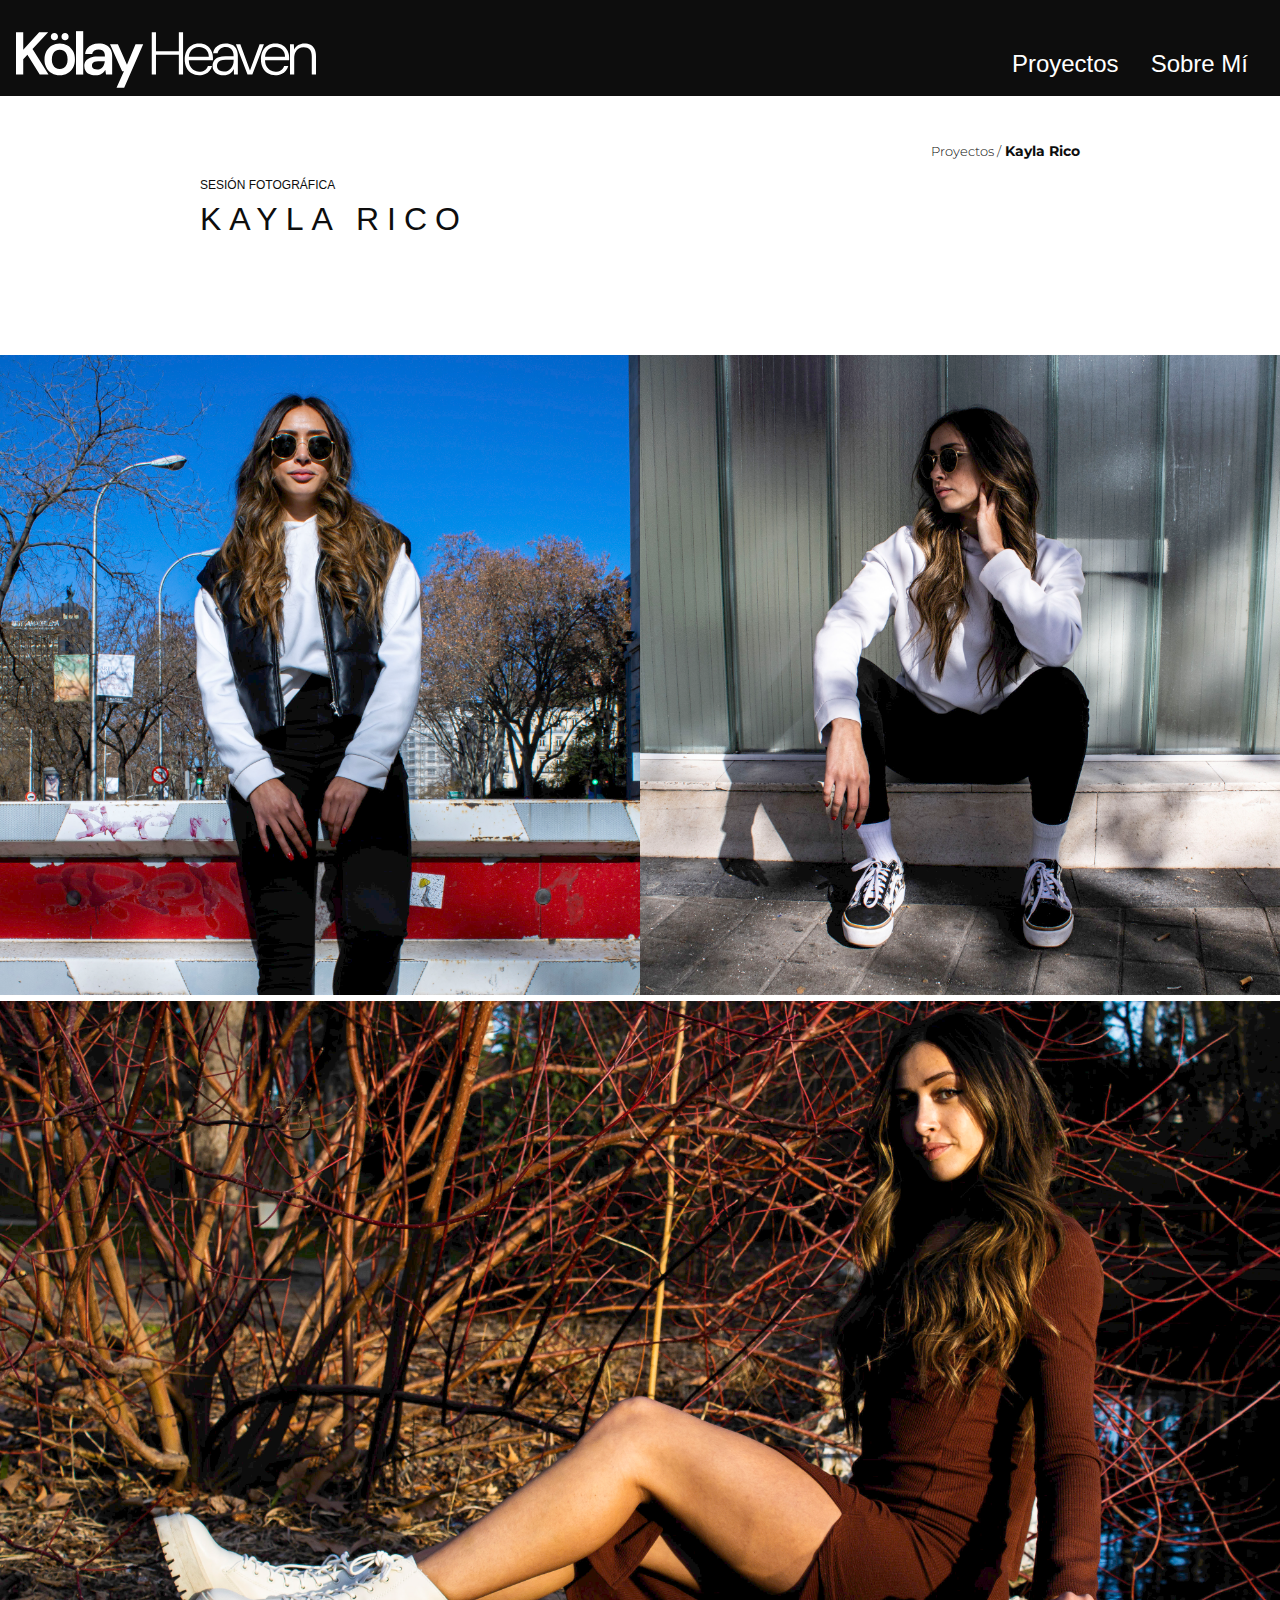
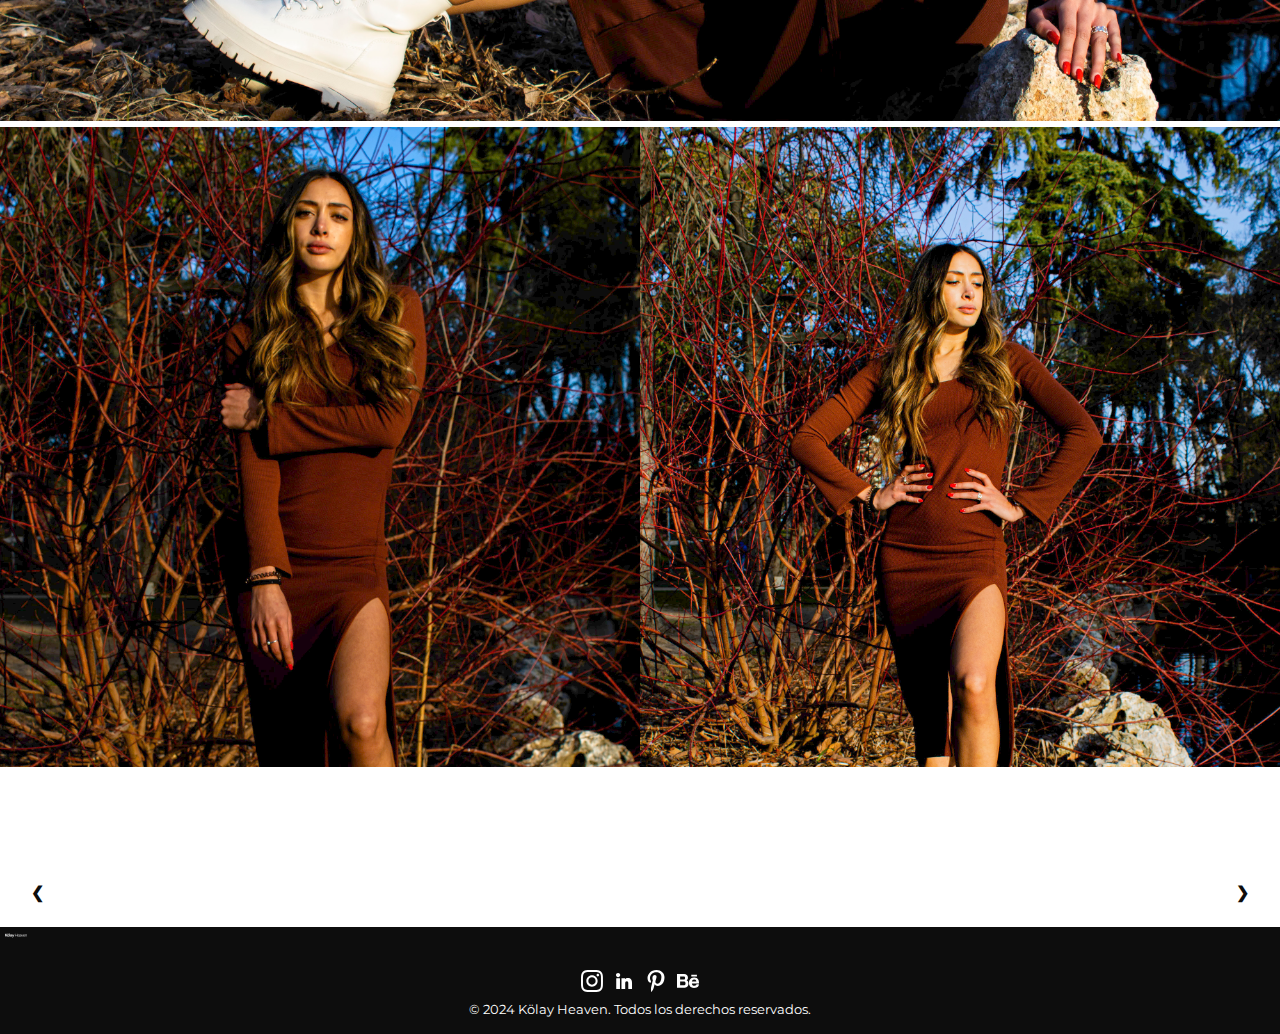
<file: kayla.html>
<!doctype html>
<html lang="es">

<head>
  <meta charset="UTF-8">
  <title>KAYLA RICO | Kölay Heaven Designer</title>
  <meta name="viewport" content="width=device-width, initial-scale=1">
  <link href="CSS/navbar.css" rel="stylesheet" type="text/css">
  <link href="CSS/porfolio.css" rel="stylesheet" type="text/css">
  <link href="CSS/trabajo1.css" rel="stylesheet" type="text/css">
	
<!-- Favicon -->
    <link href="images/faviconportfolio.png" rel="icon">
	
 </head>
    
  <body>
			
<header class="top-nav">
      <div id="brand">
		   <a href="index.html" class="navbar-logo">
                <img src="images/logo.svg">
            </a>
			
      </div>
        
      <input id="menu-toggle" type="checkbox" />
      <label class="menu-button-container" for="menu-toggle">
      <div class="menu-button"></div>
      </label>
      
        <ul class="menu">
          <li><a href="index.html">Proyectos</a></li>
          <li><a href="sobre_mi.html">Sobre mí</a></li>
        </ul>
     </header>

     <section class="container">

       <div class="cliente introduccion">
		 <p class="ruta"><a href="index.html">Proyectos /</a> Kayla Rico</p>
         <h4 class="overline">Sesión Fotográfica</h4>
         <h2>Kayla Rico</h2>
        </div>

       <div class="img1">
         <img src="images/kayla1.jpg" alt="kayla1">
        </div>
		 
	   <div class="img2">
         <img src="images/kayla2.jpg" alt="kayla2">
       </div>
		 
	   <div class="img3">
         <img src="images/kayla3.jpg" alt="kayla3">
       </div>
		 
	   <div class="img4">
         <img src="images/kayla4.jpg" alt="Kayla4">
        </div>
		 
	   <div class="img5">
         <img src="images/kayla5.jpg" alt="Kayla5">
       </div>
         
     </section>
      
      <div class="pagination">
        <div><a class="pag" href="wan.html">❮</a></div>
        <div><a class="pag" href="feminics.html">❯</a></div>
      </div>
       
      <footer>
        <img src="images/logo.svg" class="logofooter" alt="logofooter"/>
		  <p><img src="images/icono_instagram.svg" alt="Instagram"/><img src="images/icono_linkedin.svg" alt="Linkedin"/><img src="images/icono_pinterest.svg" alt="Pinterest"/><img src="images/icono_behance.svg" alt="Behance"/><br> © 2024 Kölay Heaven. Todos los derechos reservados.</p>
       </footer>
        
        
    </body>
</html>
</file>
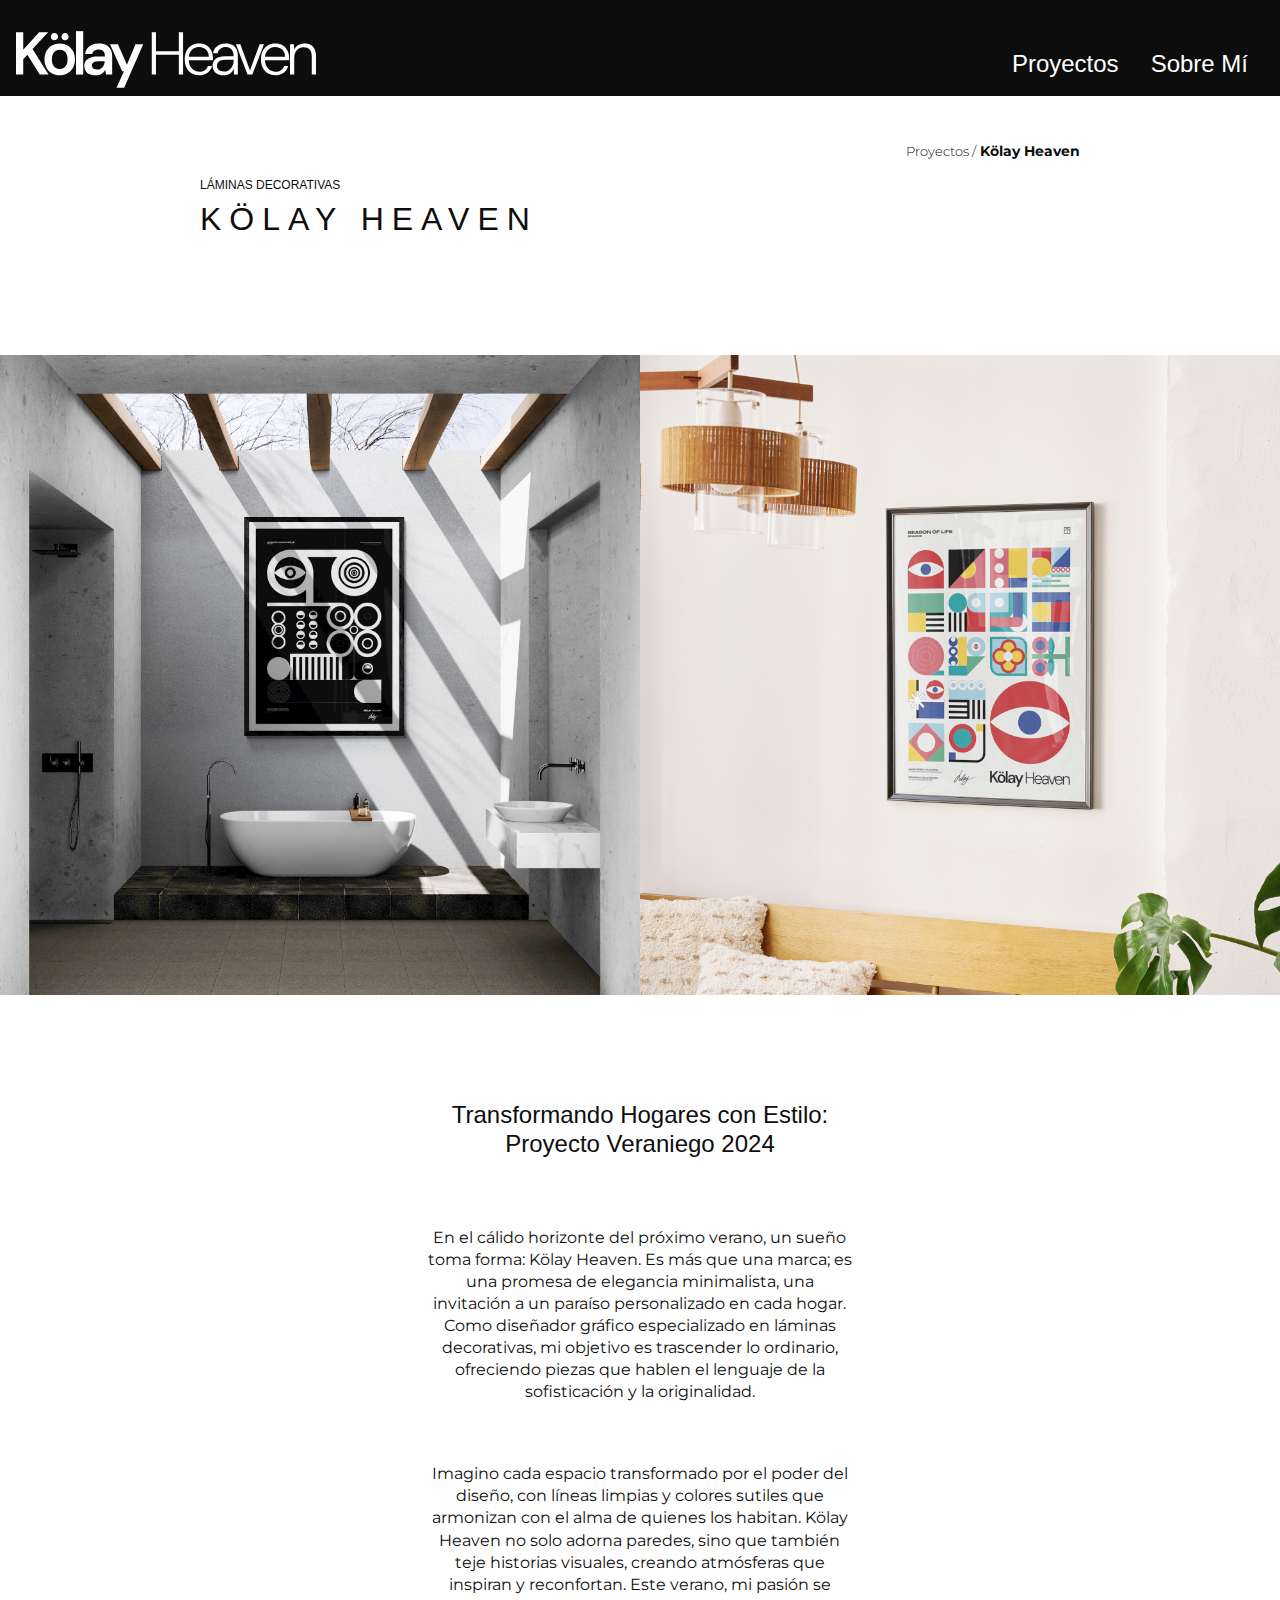
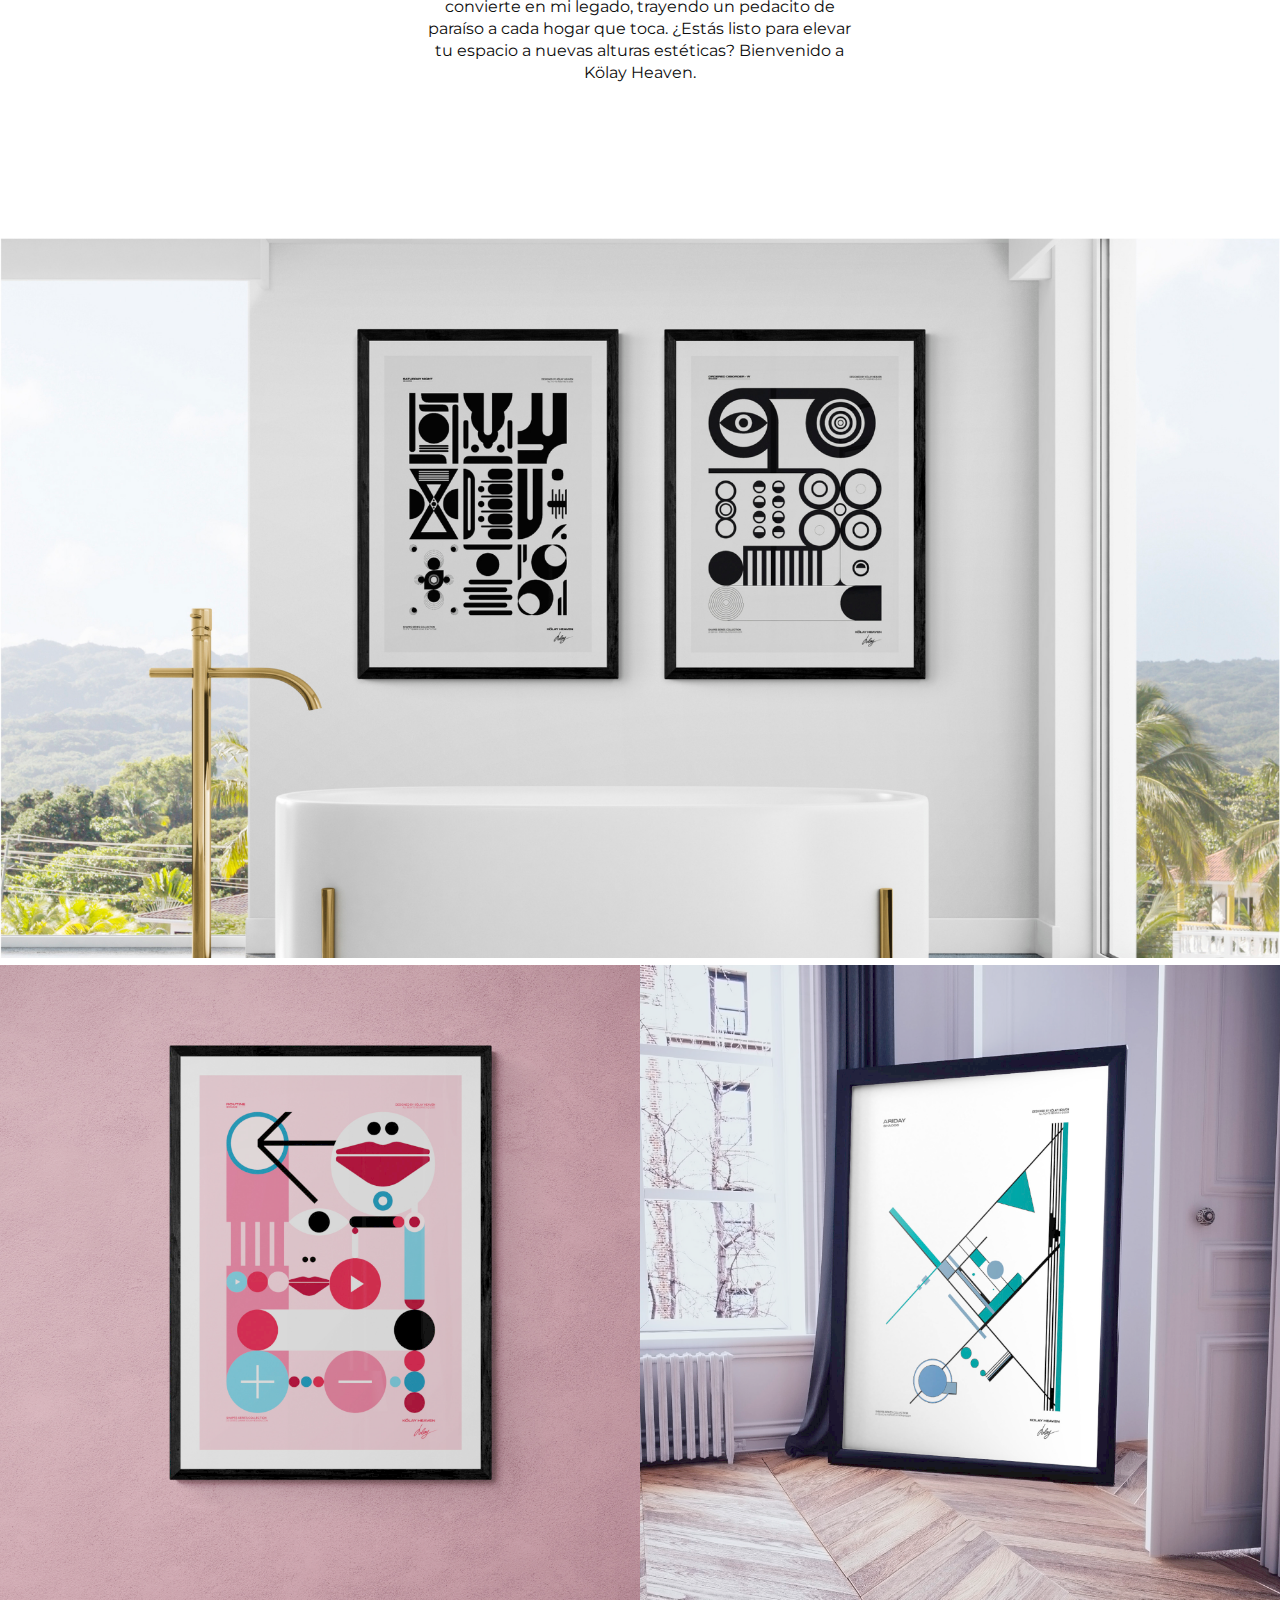
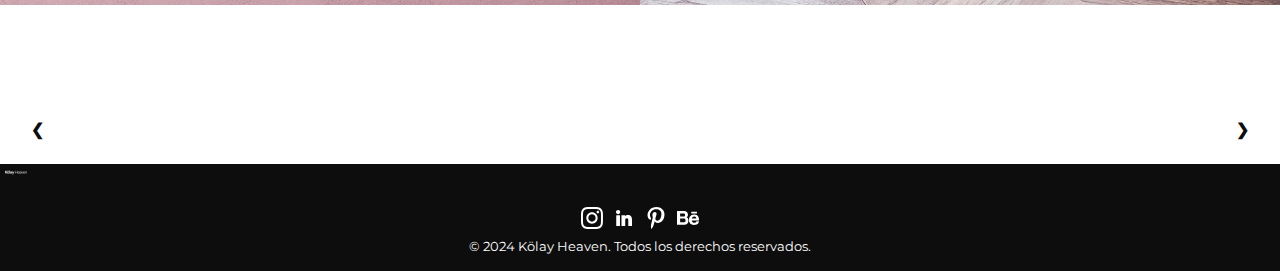
<file: kolayheaven.html>
<!doctype html>
<html lang="es">

<head>
  <meta charset="UTF-8">
  <title>KÖLAY HEAVEN | Kölay Heaven Designer</title>
  <meta name="viewport" content="width=device-width, initial-scale=1">
  <link href="CSS/navbar.css" rel="stylesheet" type="text/css">
  <link href="CSS/porfolio.css" rel="stylesheet" type="text/css">
  <link href="CSS/trabajo1.css" rel="stylesheet" type="text/css">
	
<!-- Favicon -->
    <link href="images/faviconportfolio.png" rel="icon">
	
 </head>
    
  <body>
			
<header class="top-nav">
      <div id="brand">
		   <a href="index.html" class="navbar-logo">
                <img src="images/logo.svg">
            </a>
			
      </div>
        
      <input id="menu-toggle" type="checkbox" />
      <label class="menu-button-container" for="menu-toggle">
      <div class="menu-button"></div>
      </label>
      
        <ul class="menu">
          <li><a href="index.html">Proyectos</a></li>
          <li><a href="sobre_mi.html">Sobre mí</a></li>
        </ul>
     </header>

     <section class="container">

       <div class="cliente introduccion">
		 <p class="ruta"><a href="index.html">Proyectos /</a> Kölay Heaven</p>
         <h4 class="overline">Láminas Decorativas</h4>
         <h2>Kölay Heaven</h2>
        </div>

       <div class="img1">
         <img src="images/kölayheaven1.jpg" alt="cuadro Veermer">
        </div>
		 
	   <div class="img2">
         <img src="images/kölayheaven2.jpg" alt="Duis ultricies de Pellentesque nec">
       </div>

       <div class="texto1">
         <h3>Transformando Hogares con Estilo: Proyecto Veraniego 2024</h3>
		   
       </div>
		 
	   <div class="texto2">
		<p>En el cálido horizonte del próximo verano, un sueño toma forma: Kölay Heaven. Es más que una marca; es una promesa de elegancia minimalista, una invitación a un paraíso personalizado en cada hogar. Como diseñador gráfico especializado en láminas decorativas, mi objetivo es trascender lo ordinario, ofreciendo piezas que hablen el lenguaje de la sofisticación y la originalidad.</p>
		<p>Imagino cada espacio transformado por el poder del diseño, con líneas limpias y colores sutiles que armonizan con el alma de quienes los habitan. Kölay Heaven no solo adorna paredes, sino que también teje historias visuales, creando atmósferas que inspiran y reconfortan. Este verano, mi pasión se convierte en mi legado, trayendo un pedacito de paraíso a cada hogar que toca. ¿Estás listo para elevar tu espacio a nuevas alturas estéticas? Bienvenido a Kölay Heaven.</p>
		   
       </div>
		 
	   <div class="img3">
         <img src="images/kölayheaven3.jpg" alt="Duis ultricies de Pellentesque nec">
       </div>
		 
	   <div class="img4">
         <img src="images/kölayheaven4.jpg" alt="cuadro Veermer">
        </div>
		 
	   <div class="img5">
         <img src="images/kölayheaven5.jpg" alt="Duis ultricies de Pellentesque nec">
       </div>
         
     </section>
      
      <div class="pagination">
        <div><a class="pag" href="alfa.html">❮</a></div>
        <div><a class="pag" href="wan.html">❯</a></div>
      </div>
      
      <footer>
        <img src="images/logo.svg" class="logofooter" alt="logofooter"/>
		  <p><img src="images/icono_instagram.svg" alt="Instagram"/><img src="images/icono_linkedin.svg" alt="Linkedin"/><img src="images/icono_pinterest.svg" alt="Pinterest"/><img src="images/icono_behance.svg" alt="Behance"/><br> © 2024 Kölay Heaven. Todos los derechos reservados.</p>
       </footer>
        
        
    </body>
</html>
</file>
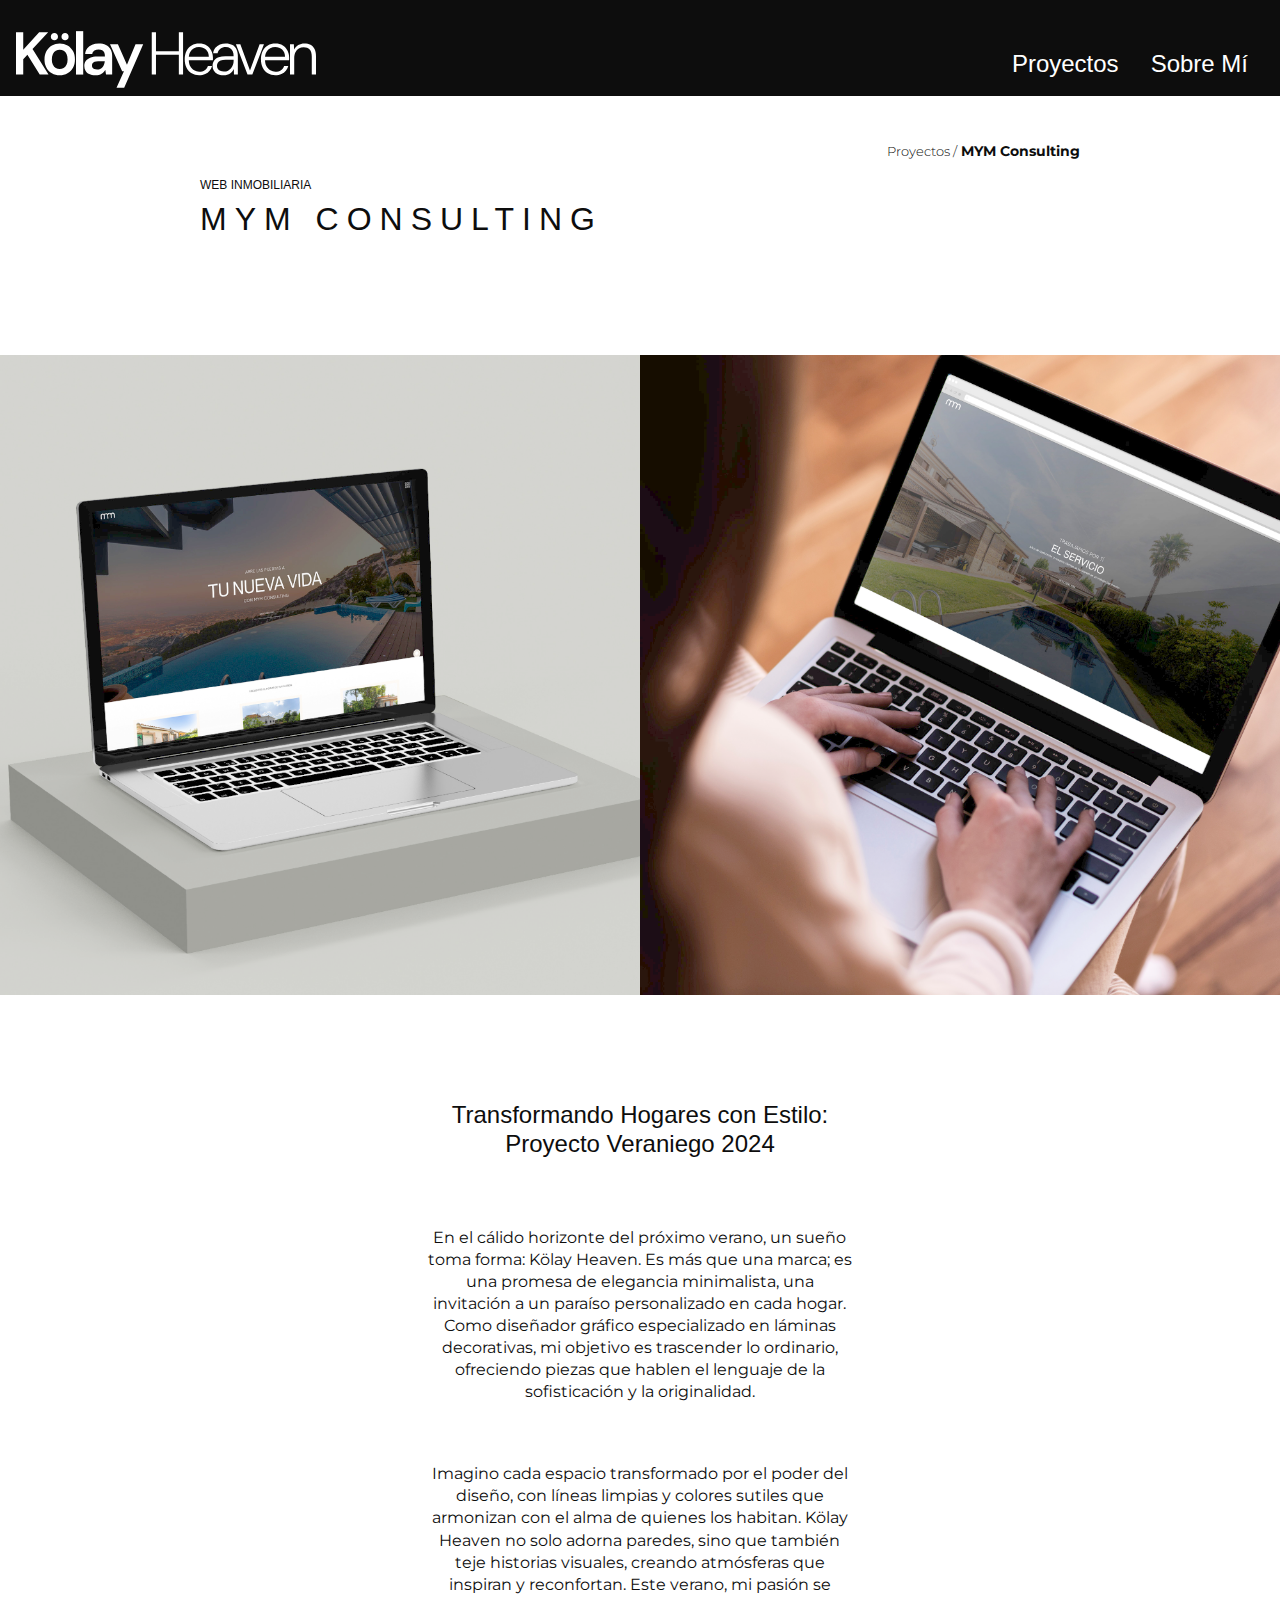
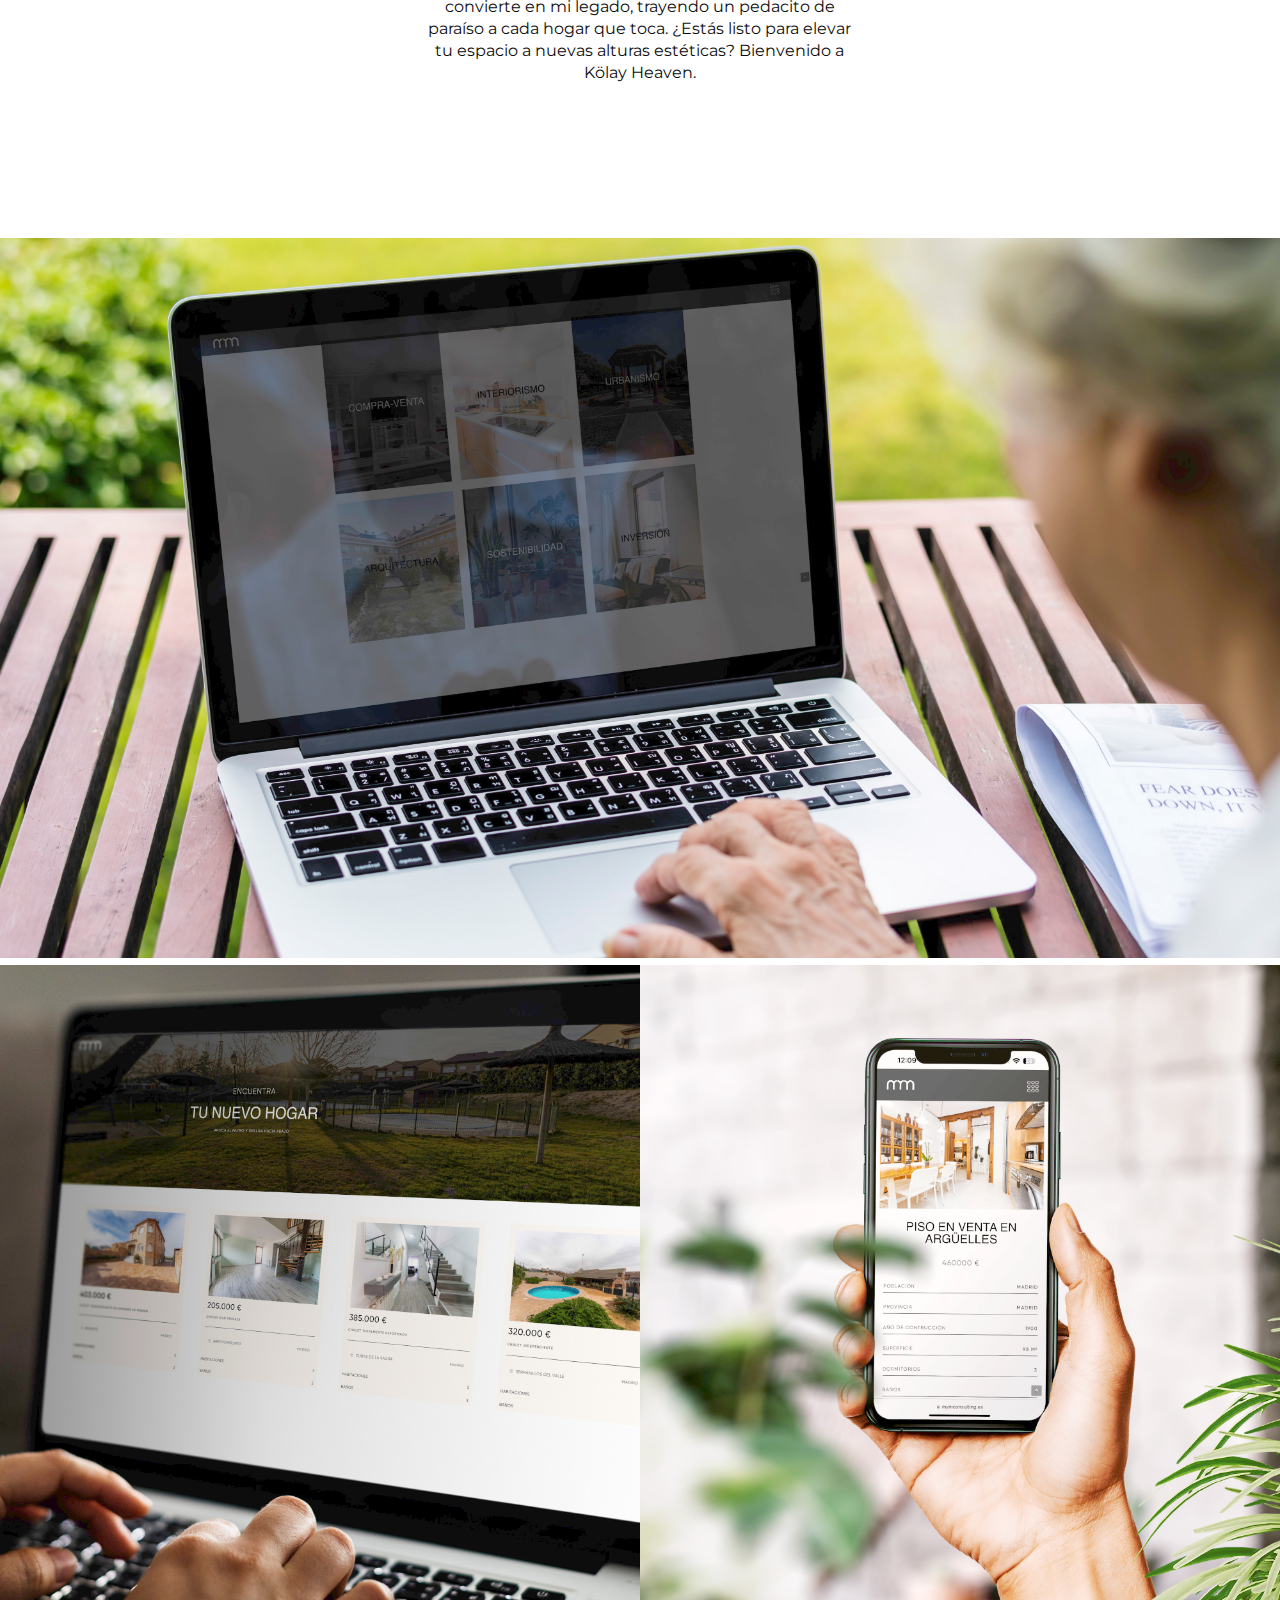
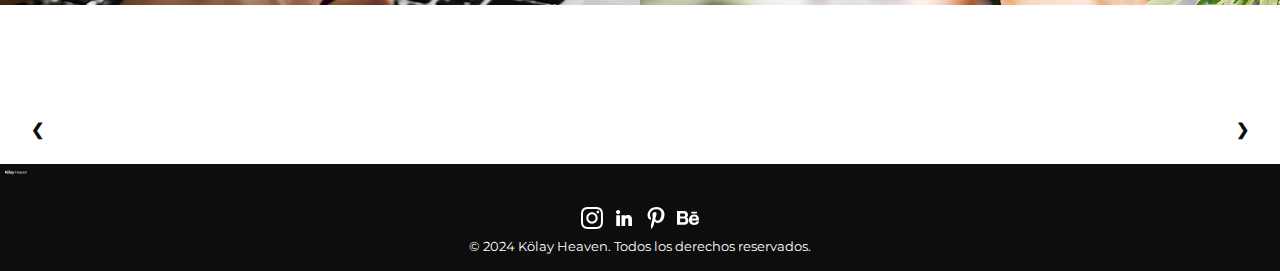
<file: mym.html>
<!doctype html>
<html lang="es">

<head>
  <meta charset="UTF-8">
  <title>MYM CONSULTING | Kölay Heaven Designer</title>
  <meta name="viewport" content="width=device-width, initial-scale=1">
  <link href="CSS/navbar.css" rel="stylesheet" type="text/css">
  <link href="CSS/porfolio.css" rel="stylesheet" type="text/css">
  <link href="CSS/trabajo1.css" rel="stylesheet" type="text/css">
	
<!-- Favicon -->
    <link href="images/faviconportfolio.png" rel="icon">
	
 </head>
    
  <body>
			
<header class="top-nav">
      <div id="brand">
		   <a href="index.html" class="navbar-logo">
                <img src="images/logo.svg">
            </a>
			
      </div>
        
      <input id="menu-toggle" type="checkbox" />
      <label class="menu-button-container" for="menu-toggle">
      <div class="menu-button"></div>
      </label>
      
        <ul class="menu">
          <li><a href="index.html">Proyectos</a></li>
          <li><a href="sobre_mi.html">Sobre mí</a></li>
        </ul>
     </header>

     <section class="container">

       <div class="cliente introduccion">
		 <p class="ruta"><a href="index.html">Proyectos /</a> MYM Consulting</p>
         <h4 class="overline">Web Inmobiliaria</h4>
         <h2>MYM Consulting</h2>
        </div>

       <div class="img1">
         <img src="images/mym1.jpg" alt="mym1">
        </div>
		 
	   <div class="img2">
         <img src="images/mym2.jpg" alt="mym2">
       </div>

       <div class="texto1">
         <h3>Transformando Hogares con Estilo: Proyecto Veraniego 2024</h3>
		   
       </div>
		 
	   <div class="texto2">
		<p>En el cálido horizonte del próximo verano, un sueño toma forma: Kölay Heaven. Es más que una marca; es una promesa de elegancia minimalista, una invitación a un paraíso personalizado en cada hogar. Como diseñador gráfico especializado en láminas decorativas, mi objetivo es trascender lo ordinario, ofreciendo piezas que hablen el lenguaje de la sofisticación y la originalidad.</p>
		<p>Imagino cada espacio transformado por el poder del diseño, con líneas limpias y colores sutiles que armonizan con el alma de quienes los habitan. Kölay Heaven no solo adorna paredes, sino que también teje historias visuales, creando atmósferas que inspiran y reconfortan. Este verano, mi pasión se convierte en mi legado, trayendo un pedacito de paraíso a cada hogar que toca. ¿Estás listo para elevar tu espacio a nuevas alturas estéticas? Bienvenido a Kölay Heaven.</p>
		   
       </div>
		 
	   <div class="img3">
         <img src="images/mym3.jpg" alt="mym3">
       </div>
		 
	   <div class="img4">
         <img src="images/mym4.jpg" alt="mym4">
        </div>
		 
	   <div class="img5">
         <img src="images/mym5.jpg" alt="mym5">
       </div>
         
     </section>
      
      <div class="pagination">
        <div><a class="pag" href="flowerpower.html">❮</a></div>
        <div><a class="pag" href="brunch.html">❯</a></div>
      </div>
       
      <footer>
        <img src="images/logo.svg" class="logofooter" alt="logofooter"/>
		  <p><img src="images/icono_instagram.svg" alt="Instagram"/><img src="images/icono_linkedin.svg" alt="Linkedin"/><img src="images/icono_pinterest.svg" alt="Pinterest"/><img src="images/icono_behance.svg" alt="Behance"/><br> © 2024 Kölay Heaven. Todos los derechos reservados.</p>
       </footer>
        
        
    </body>
</html>
</file>
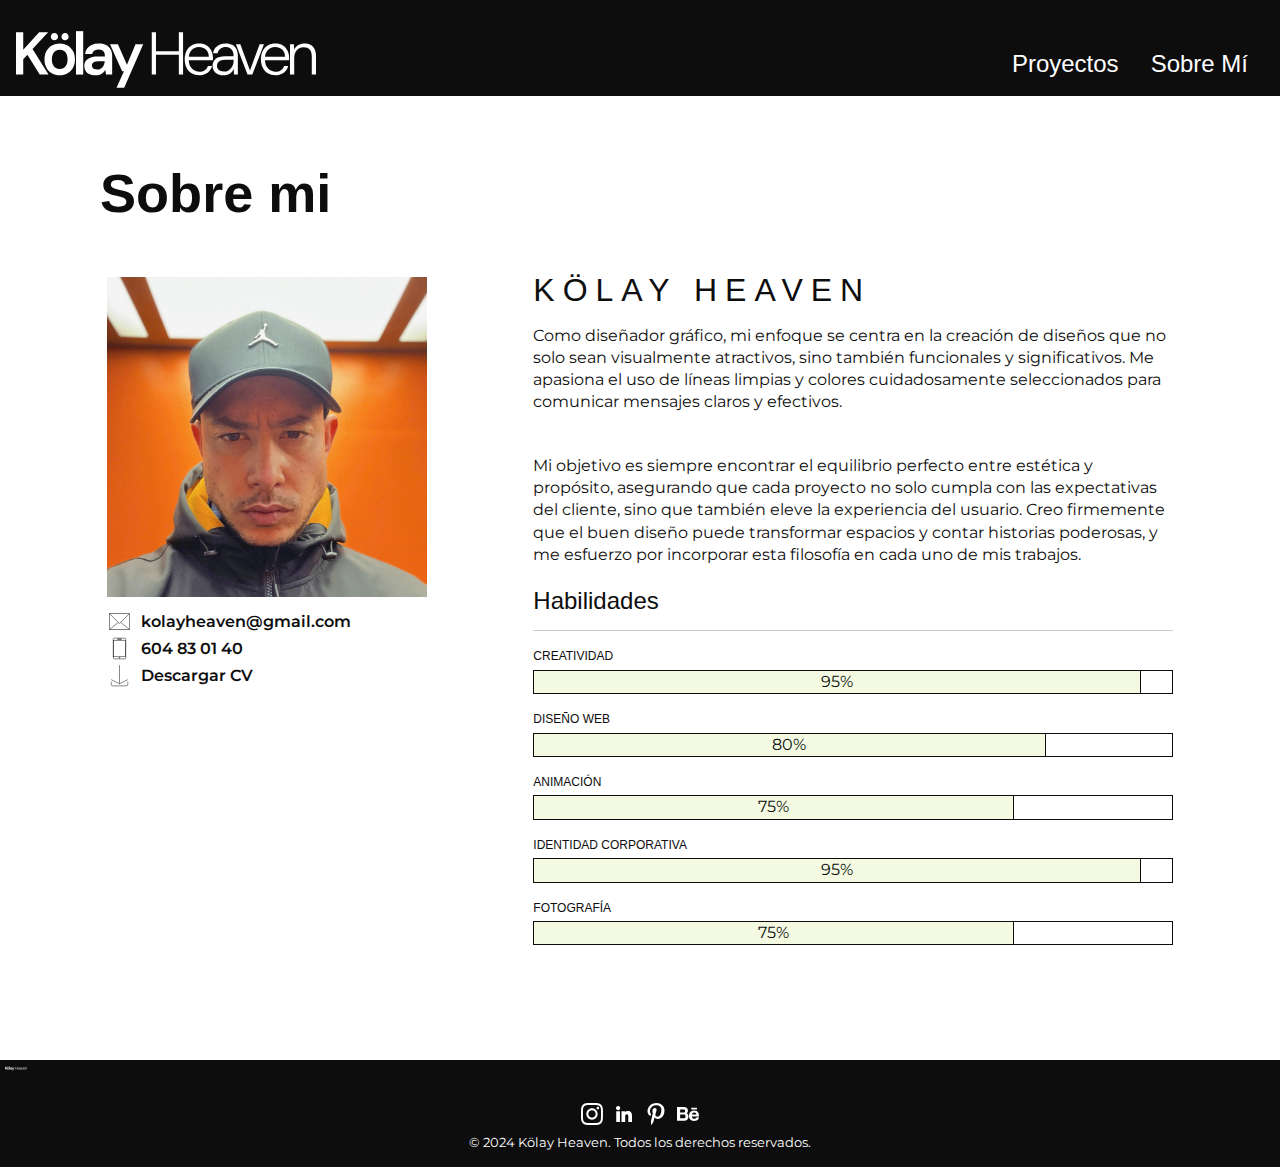
<file: sobre_mi.html>
<!doctype html>
<html lang="es">

<head>
  <meta charset="UTF-8">
  <title>Sobre mi</title>
  <meta name="viewport" content="width=device-width, initial-scale=1">
   <link href="CSS/navbar.css" rel="stylesheet" type="text/css">
   <link href="CSS/porfolio.css" rel="stylesheet" type="text/css">
   <link href="CSS/sobre-mi.css" rel="stylesheet" type="text/css">
 </head>
    
<body>
    
    <header class="top-nav">
      <div id="brand">
		   <a href="index.html" class="navbar-logo">
                <img src="images/logo.svg">
            </a>
			
      </div>
        
      <input id="menu-toggle" type="checkbox" />
      <label class="menu-button-container" for="menu-toggle">
      <div class="menu-button"></div>
      </label>
      
        <ul class="menu">
          <li><a href="index.html">Proyectos</a></li>
          <li><a href="sobre_mi.html">Sobre mí</a></li>
        </ul>
     </header>
    
     <h1>Sobre mi</h1>

    <section class="container">
      
    <div class="primera">
      <img src="images/sobremi1.jpg"  alt="sobremi1"/>
      <p><a href="mailto:kolayheaven@gmail.com"><img class="icono" src="images/icon-mail.svg" alt=""/> kolayheaven@gmail.com</a><br><a href="tel:604 83 01 40"><img class="icono" src="images/icon-phone.svg" alt=""/> 604 83 01 40</a><br><a href="images/Curriculum Nicolás Alonso.pdf" target="_blank"><img class="icono" src="images/icon-download.svg" alt=""/> Descargar CV</a>    
    </div>
        
    <div class="segunda">  
     
       <h2 id="cuarta">Kölay Heaven</h2>
		
	   <p id="primer">Como diseñador gráfico, mi enfoque se centra en la creación de diseños que no solo sean visualmente atractivos, sino también funcionales y significativos. Me apasiona el uso de líneas limpias y colores cuidadosamente seleccionados para comunicar mensajes claros y efectivos.</p>
	   <p>Mi objetivo es siempre encontrar el equilibrio perfecto entre estética y propósito, asegurando que cada proyecto no solo cumpla con las expectativas del cliente, sino que también eleve la experiencia del usuario. Creo firmemente que el buen diseño puede transformar espacios y contar historias poderosas, y me esfuerzo por incorporar esta filosofía en cada uno de mis trabajos.</p>
		
	   <h3 id="sexta">Habilidades</h3>
    
      <hr>

      <h4 class="overline">Creatividad</h4>

      <table>
          <tr>
            <td class="creatividad">95%</td>
            <td></td>
          </tr>
      </table>

      <h4 class="overline">Diseño Web</h4>

      <table>
          <tr>
            <td class="web">80%</td>
            <td></td>
          </tr>
      </table>

      <h4 class="overline">Animación</h4>

      <table>
          <tr>
            <td class="animacion">75%</td>
            <td></td>
          </tr>
      </table>
		
	  <h4 class="overline">Identidad Corporativa</h4>

      <table>
          <tr>
            <td class="identidad">95%</td>
            <td></td>
          </tr>
      </table>
		
	  <h4 class="overline">Fotografía</h4>

      <table>
          <tr>
            <td class="fotografia">75%</td>
            <td></td>
          </tr>
      </table>
         
    </div>
        
   </section>
       
      <footer>
        <img src="images/logo.svg" class="logofooter" alt="logofooter"/>
		  <p><img src="images/icono_instagram.svg" alt="Instagram"/><img src="images/icono_linkedin.svg" alt="Linkedin"/><img src="images/icono_pinterest.svg" alt="Pinterest"/><img src="images/icono_behance.svg" alt="Behance"/><br> © 2024 Kölay Heaven. Todos los derechos reservados.</p>
       </footer>
        
  </body>
    
</html>
</file>
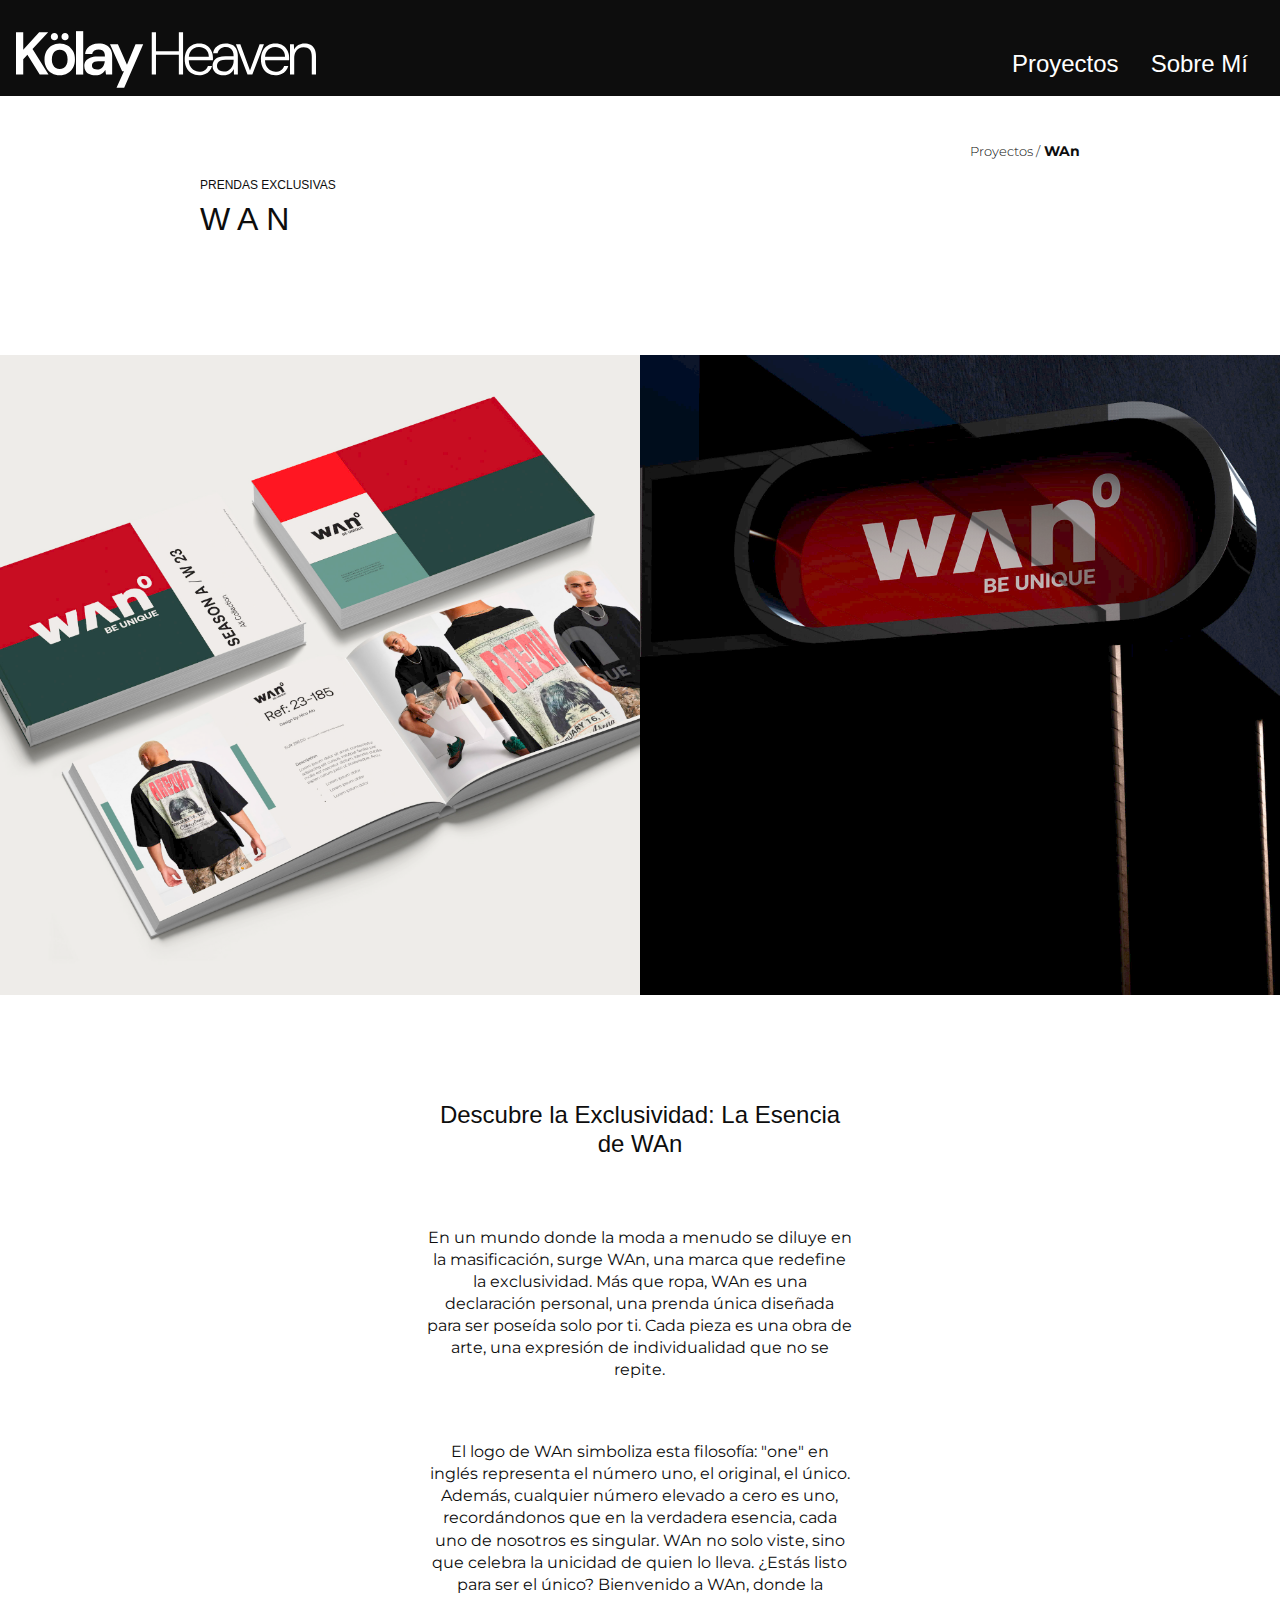
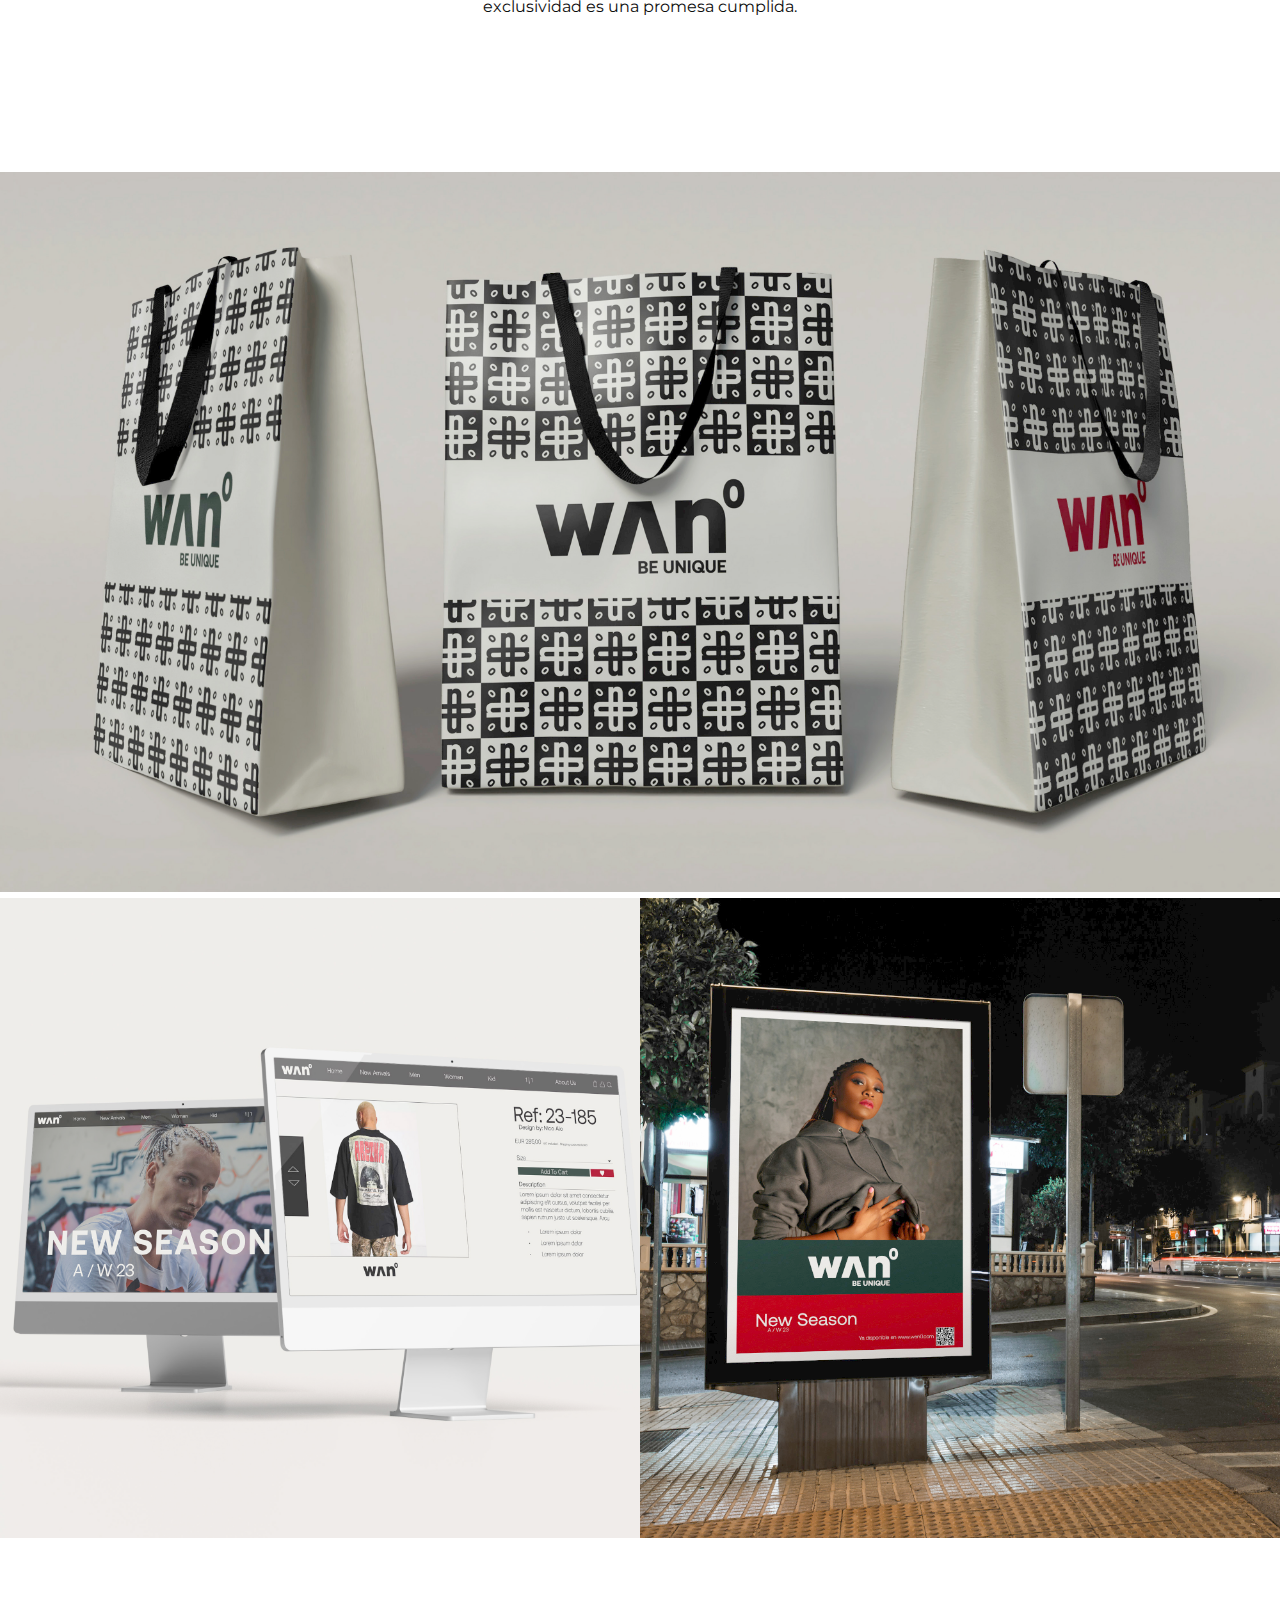
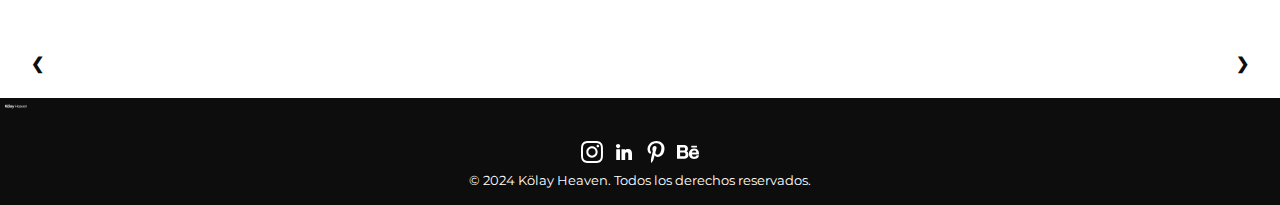
<file: wan.html>
<!doctype html>
<html lang="es">

<head>
  <meta charset="UTF-8">
  <title>WAn | Kölay Heaven Designer</title>
  <meta name="viewport" content="width=device-width, initial-scale=1">
  <link href="CSS/navbar.css" rel="stylesheet" type="text/css">
  <link href="CSS/porfolio.css" rel="stylesheet" type="text/css">
  <link href="CSS/trabajo1.css" rel="stylesheet" type="text/css">
	
<!-- Favicon -->
    <link href="images/faviconportfolio.png" rel="icon">
	
 </head>
    
  <body>
			
<header class="top-nav">
      <div id="brand">
		   <a href="index.html" class="navbar-logo">
                <img src="images/logo.svg">
            </a>
			
      </div>
        
      <input id="menu-toggle" type="checkbox" />
      <label class="menu-button-container" for="menu-toggle">
      <div class="menu-button"></div>
      </label>
      
        <ul class="menu">
          <li><a href="index.html">Proyectos</a></li>
          <li><a href="sobre_mi.html">Sobre mí</a></li>
        </ul>
     </header>

     <section class="container">

       <div class="cliente introduccion">
		 <p class="ruta"><a href="index.html">Proyectos /</a> WAn</p>
         <h4 class="overline">Prendas Exclusivas</h4>
         <h2>WAn</h2>
        </div>

       <div class="img1">
         <img src="images/wan1.jpg" alt="revista WAn">
        </div>
		 
	   <div class="img2">
         <img src="images/wan2.jpg" alt="Tienda WAn">
       </div>

       <div class="texto1">
         <h3>Descubre la Exclusividad: La Esencia de WAn</h3>
		   
       </div>
		 
	   <div class="texto2">
		<p>En un mundo donde la moda a menudo se diluye en la masificación, surge WAn, una marca que redefine la exclusividad. Más que ropa, WAn es una declaración personal, una prenda única diseñada para ser poseída solo por ti. Cada pieza es una obra de arte, una expresión de individualidad que no se repite.</p>
		<p>El logo de WAn simboliza esta filosofía: "one" en inglés representa el número uno, el original, el único. Además, cualquier número elevado a cero es uno, recordándonos que en la verdadera esencia, cada uno de nosotros es singular. WAn no solo viste, sino que celebra la unicidad de quien lo lleva. ¿Estás listo para ser el único? Bienvenido a WAn, donde la exclusividad es una promesa cumplida.</p>
		   
       </div>
		 
	   <div class="img3">
         <img src="images/wan3.jpg" alt="Packaging WAn">
       </div>
		 
	   <div class="img4">
         <img src="images/wan4.jpg" alt="Web WAn">
        </div>
		 
	   <div class="img5">
         <img src="images/wan5.jpg" alt="Cartelería WAn">
       </div>
         
     </section>
      
      <div class="pagination">
        <div><a class="pag" href="kolayheaven.html">❮</a></div>
        <div><a class="pag" href="kayla.html">❯</a></div>
      </div>
       
      <footer>
        <img src="images/logo.svg" class="logofooter" alt="logofooter"/>
		  <p><img src="images/icono_instagram.svg" alt="Instagram"/><img src="images/icono_linkedin.svg" alt="Linkedin"/><img src="images/icono_pinterest.svg" alt="Pinterest"/><img src="images/icono_behance.svg" alt="Behance"/><br> © 2024 Kölay Heaven. Todos los derechos reservados.</p>
       </footer>
        
    </body>
</html>
</file>
<file: CSS/navbar.css>
@charset "UTF-8";
/* CSS Document */
html, body {
  margin: 0;
  height: 100%;
  color: #333;
}
#brand{font-size:1.5em;}

.top-nav {
  

  display: flex;
  flex-direction: row;
  align-items: center;
  justify-content: space-between;
  background-color: #0D0D0D;
  /* W3C, IE 10+/ Edge, Firefox 16+, Chrome 26+, Opera 12+, Safari 7+ */
  color: #FFF;
  height: 75px;
  padding-left: 1em;
  padding-right: 1em;
  padding-top: 4em;
  padding-bottom: 2em;

}

.menu {
  display: flex;
  flex-direction: row;
  list-style-type: none;
  margin: 0;
  padding: 0;
}

.menu > li {
  margin: 0 1rem;
  overflow: hidden;
    font-weight:600;
}

.menu > li a:link,.menu > li a:visited{
color:#FFFFFF;
font-family: "DM+Sans", sans-serif;
font-size: 1.50em;
font-weight: 500;
line-height: 1.2em;
margin-bottom: 0.5em;
text-transform: capitalize;
}

.menu > li a:hover{
color:rgba(240, 226, 80, 1);

}
.menu-button-container {
  display: none;
  height: 100%;
  width: 30px;
  cursor: pointer;
  flex-direction: column;
  justify-content: center;
  align-items: center;
}

#menu-toggle {
  display: none;
}

.menu-button,
.menu-button::before,
.menu-button::after {
  display: block;
  background-color: #fff;
  position: absolute;
  height: 4px;
  width: 30px;
  transition: transform 400ms cubic-bezier(0.23, 1, 0.32, 1);
  border-radius: 2px;
}

.menu-button::before {
  content: '';
  margin-top: -8px;
}

.menu-button::after {
  content: '';
  margin-top: 8px;
}

#menu-toggle:checked + .menu-button-container .menu-button::before {
  margin-top: 0px;
  transform: rotate(405deg);
}

#menu-toggle:checked + .menu-button-container .menu-button {
  background: rgba(255, 255, 255, 0);
}

#menu-toggle:checked + .menu-button-container .menu-button::after {
  margin-top: 0px;
  transform: rotate(-405deg);
}
@media (max-width: 700px) {
  .menu-button-container {
    display: flex;
  }
  .menu {
    position: absolute;
    top: 0;
    margin-top: 50px;
    left: 0;
    flex-direction: column;
    width: 100%;
    justify-content: center;
    align-items: center;
	padding-right: 2em;
  }
  #menu-toggle ~ .menu li {
    height: 0;
    margin: 0;
    padding: 0;
    border: 0;
    transition: height 400ms cubic-bezier(0.23, 1, 0.32, 1);
  }
  #menu-toggle:checked ~ .menu li {
    border: 1px solid #333;
    height: 2.5em;
    padding: 0.5em;
    transition: height 400ms cubic-bezier(0.23, 1, 0.32, 1);
  }
  .menu > li {
    display: flex;
    justify-content: center;
    margin: 0;
    padding: 0.5em 0;
    width: 100%;
    color: white;
    background-color: #222;
  }
  .menu > li:not(:last-child) {
    border-bottom: 1px solid #444;
  }
</file>
<file: CSS/porfolio.css>
@charset "UTF-8";
/* CSS Document */
@import url('https://fonts.googleapis.com/css2?family=DM+Sans:ital,opsz,wght@0,9..40,100..1000;1,9..40,100..1000&display=swap');
@import url('https://fonts.googleapis.com/css2?family=Montserrat:ital,wght@0,100..900;1,100..900&display=swap');

html, body, div, span, object, iframe,
h1, h2, h3, h4, h5, h6, p, blockquote, pre,
abbr, address, cite, code,
del, dfn, em, img, ins, kbd, q, samp,
small, strong, sub, sup, var,
b, i,
dl, dt, dd, ol, ul, li,
fieldset, form, label, legend,
table, caption, tbody, tfoot, thead, tr, th, td,
article, aside, canvas, details, figcaption, figure, 
footer, header, hgroup, menu, nav, section, summary,
time, mark, audio, video {
  margin:0;
  padding:0;
  border:0;
  outline:0;
  font-size:100%;
  vertical-align:baseline;
  background:transparent;
}

* {
  box-sizing: border-box;
}

html, body {
  font: 16px/1.4 'Montserrat', sans-serif; color:#0d0d0d;
}

a:link, a:visited{
  text-decoration: none;
  color:#0d0d0d;
  font-weight: 600;
}

a:hover{
  color:rgba(240, 226, 80, 0.75);
}

a:active{
  color:#F8E636;
}


h1 {
  font-family: 'DM+Sans', sans-serif;
  font-size: 3.38rem;
  line-height: 1.22em;    
  padding-top: 0.278em;
  text-align: left;
  color:#0D0D0D;
  margin-left: 100px;
  margin-bottom: 50px;
  margin-top: 50px;
}

h2 {
  font-family: "DM+Sans", sans-serif;
  font-size: 2em;
  font-weight: 200;
  letter-spacing: 0.25em;
  line-height: 1.22em;
  padding-top: 0.278em;
  margin-bottom: 0.75em;
  text-transform: uppercase;
}

h3 {
  font-family: "DM+Sans", sans-serif;
  font-size: 1.50em;
  font-weight: 500;
  line-height: 1.2em;
  margin-bottom: 0.5em;
}

p {
  font-family: "Montserrat", sans-serif;
  font-size: 1.00em;
  line-height: 1.38em;
  padding-top: 0.375em;
  padding-bottom: 20px;
  margin-bottom: 1.00em;
}

.interactivo {
  color:#F0E250;
}

h4.overline{
  font-family: "DM+Sans", sans-serif;
  font-size: 0.75em;
  font-weight: 100;
  line-height: 1.2em;
  margin-bottom:0.5em;
  margin-top: 1.5em;
  padding-bottom: 0;
  text-transform: uppercase; 
}

button1{
  color:#0D0D0D;
  padding-left:30px;
  padding-right: 30px;
  padding-bottom: 10px;
  padding-top: 10px;
  margin-bottom: 10em;
  margin-top: 1.5em;
  margin-left: 15px;
  border: 1px solid;
  border-color: #0D0D0D;
  border-radius: 32px;
  font-family: "DM+Sans", sans-serif;
  font-size: 1em;
  font-weight: 200;
  letter-spacing: 0.15em;
  text-transform: uppercase;
  background-color: rgba(255, 255, 255, 0);
  cursor:pointer;
        }
button1:hover {
  background-color: #0D0D0D;
  color:#F8E636;
}

hr{ 
  height:1px;border-width:0;color:#ddd;background-color:#ccc;
}

.container {
   display: grid;
   grid-auto-flow: column;
   grid-template-columns: 1fr 1fr 1fr 1fr 1fr 1fr 1fr 1fr 1fr 1fr 1fr 1fr;
   padding-bottom: 100px;
}

a.elemento:link, a.elemento:visited{
  color:#333;
}

div.elemento:hover {
  background-color: rgba(247, 246, 197, 1)
}

.icono{
  display:inline-block;
  width:30px;
  padding-right:5px;
  padding-bottom:2px;
  vertical-align:middle;
}

.elemento h2, .elemento h3, .elemento h4{
  padding-left:1.5rem;
  padding-right:1rem;
}

.elemento h2{
  color:#0D0D0D;
  padding-top:0;
}

.elemento p{
  color:#0D0D0D;
  padding-left:20rem;
  padding-right:1rem;
}

.elemento1 {
  padding-left:20rem;
  padding-right:1rem;
  margin-bottom: 5rem;
}

.elemento {
  text-decoration: none;
  padding-bottom: 50px;
}

.uno {
  grid-column:1 / span 4;
}

.dos {
  grid-column:5 / span 4;
}

.tres {
  grid-column:9 / span 4;
}

.cuatro {
  grid-column:1 / span 4;
}

.cinco {
  grid-column:5 / span 4;
}

.seis {
  grid-column:9 / span 4;
}

.siete {
  grid-column:1 / span 4
}

.ocho {
  grid-column:5 / span 4;
}

.nueve {
  grid-column:9 / span 4;
}

img {
  width: 100%;
}

footer{
  width:100%;
  background-color:#0D0D0D; 
}

footer p{ 
 font-size:0.8em;
 color: #FFFFFF;
 text-align:center; 
 padding:15px;
}

footer img{
  text-align:center;
  color: #FFFFFF;
  width: 32px;
  padding:5px;
}

.cliente.introduccion {
  grid-column:1 / span 12;
  padding-left: 100px;
  padding-right: 100px;
  padding-top: 20px;
  padding-bottom: 50px;
  margin-bottom: 50px;
  margin-left: 100px;
  margin-right: 100px;
  position: relative;
  z-index: 1;
  background: #FFFFFF;
  box-shadow: rgba(13, 13, 13, 0.25);}

@media (max-width: 913px) {
 
  .container {
   grid-template-columns: 1fr;
   row-gap: 1rem;
   padding: 15px 0px;
   margin-left:15px;
   margin-right:15px;
  }
   .uno, .dos, .tres, .cuatro, .cinco, .seis, .siete, .ocho, .nueve{grid-column:1 / 1}
   h1 {margin-left: 15px;}
    
}
</file>
<file: CSS/trabajo1.css>
@charset "UTF-8";
/* CSS Document */



p {
  margin-bottom: 2.13rem;
}
    
div:last-child p{
  margin-bottom: 0;
}

.ruta{
  margin-left:15px; 
  color:#0D0D0D;
  font-family: "Montserrat", sans-serif;
  font-size: 0.9em;
  font-weight: 700;
  line-height: 1.2em;
  text-align: right;
  margin-bottom:0.5em;
  margin-top: 1.5em;
  padding-bottom: 0;
}
.ruta a, .ruta visited{
  color:#0D0D0D;
  font-family: "Montserrat", sans-serif;
  font-size: 0.9em;
  font-weight: 300;
  line-height: 1.2em;
  text-align: right;
  margin-bottom:0.5em;
  margin-top: 1.5em;
  padding-bottom: 0;
}

h2{
  padding-top:0;
  line-height:2.50rem;
  margin-bottom: 0.999rem;
}

.introduccion{
  grid-column:1 / span 6;
  grid-row:1 / span 1;}

.introduccion p{
  margin-bottom:0;
}

.img1{
  grid-column:1 / span 6;
  grid-row:2 / span 1;
  align-self:end;
  z-index: 0;
}

.img2{
  grid-column:7 / span 6;
  grid-row:2/ span 1;
}

.img3{
  grid-column:1 / span 12;
  grid-row:5/ span 2;
}

.img4{
  grid-column:1 / span 6;
  grid-row:7/ span 1;
}

.img5{
  grid-column:7 / span 6;
  grid-row:7/ span 1;
}

.texto1{
  grid-column:5 / span 4;
  grid-row:3/ span 1;
  padding-left: 0px;
  padding-right: 0px;
  padding-top: 0px;
  padding-bottom: 0px;
  margin-top: 100PX;
  margin-bottom: 0px;
  text-align: center;
}

.texto2{
  grid-column:5 / span 4;
  grid-row:4/ span 1;
  padding-left: 0;
  padding-right: 0;
  padding-top: 0;
  padding-bottom: 0;
  margin-top: 50PX;
  margin-bottom: 100px;
  text-align: center;
}

.pagination {
  display: flex;
  flex-wrap: wrap;
  text-align: center;
  flex-direction:row;
  justify-content:space-between;
  padding: 0px 15px 15px 15px;
}

.pagination a {
  color: #0D0D0D;
  float: left;
  padding: 8px 16px;
  text-decoration: none;
  transition: background-color .3s;
}
a.pag:hover{
  background-color: #F8E636;   
}

@media (max-width: 912px) {
  
 
   .container {
   display:block;
   margin-left: 15px; 
   margin-right: 15px;
  }
   div.introduccion{
   margin-bottom:25px;
    }
}
</file>
<file: CSS/sobre-mi.css>
@charset "UTF-8";
/* CSS Document */

.primera{
  grid-column:2 / span 3;
}

.segunda{
  grid-column:6 / span 6;
}

#primer {
  margin-top:-15px;
}

#cuarta {
  margin-top:-15px;
}

#quinta {
  margin-top:-15px;
  margin-bottom: 50px;
}

#sexta {
  margin-top:-15px;
  margin-bottom: 15px;
}

.tercera {  
  grid-column:9 / span 4;
}

table, th, td {
  border:1px solid #0d0d0d;
  border-collapse: collapse;
  height:20px;
  }

table{
  width:100%;
  margin-bottom:15px;
}

.fotografia{
  width:75%; 
  background-color:#F3FAE1; 
  text-align: center;
}

.web{
  width:80%;
  background-color:#F3FAE1;
  text-align: center;
}

.creatividad{
  width:95%;
  background-color:#F3FAE1;
  text-align: center;
}

.animacion{
  width:75%;
  background-color:#F3FAE1;
  text-align: center;
}

 .identidad{
  width:95%;
  background-color:#F3FAE1;
  text-align: center;
}

.float{
  float:right;clear:right;
}

@media (max-width: 912px) {
  
   .container {
     display:block;
     margin-left: 15px; 
     margin-right: 15px;
  }
  #primer {
    margin-top:0;
      }
}
</file>
